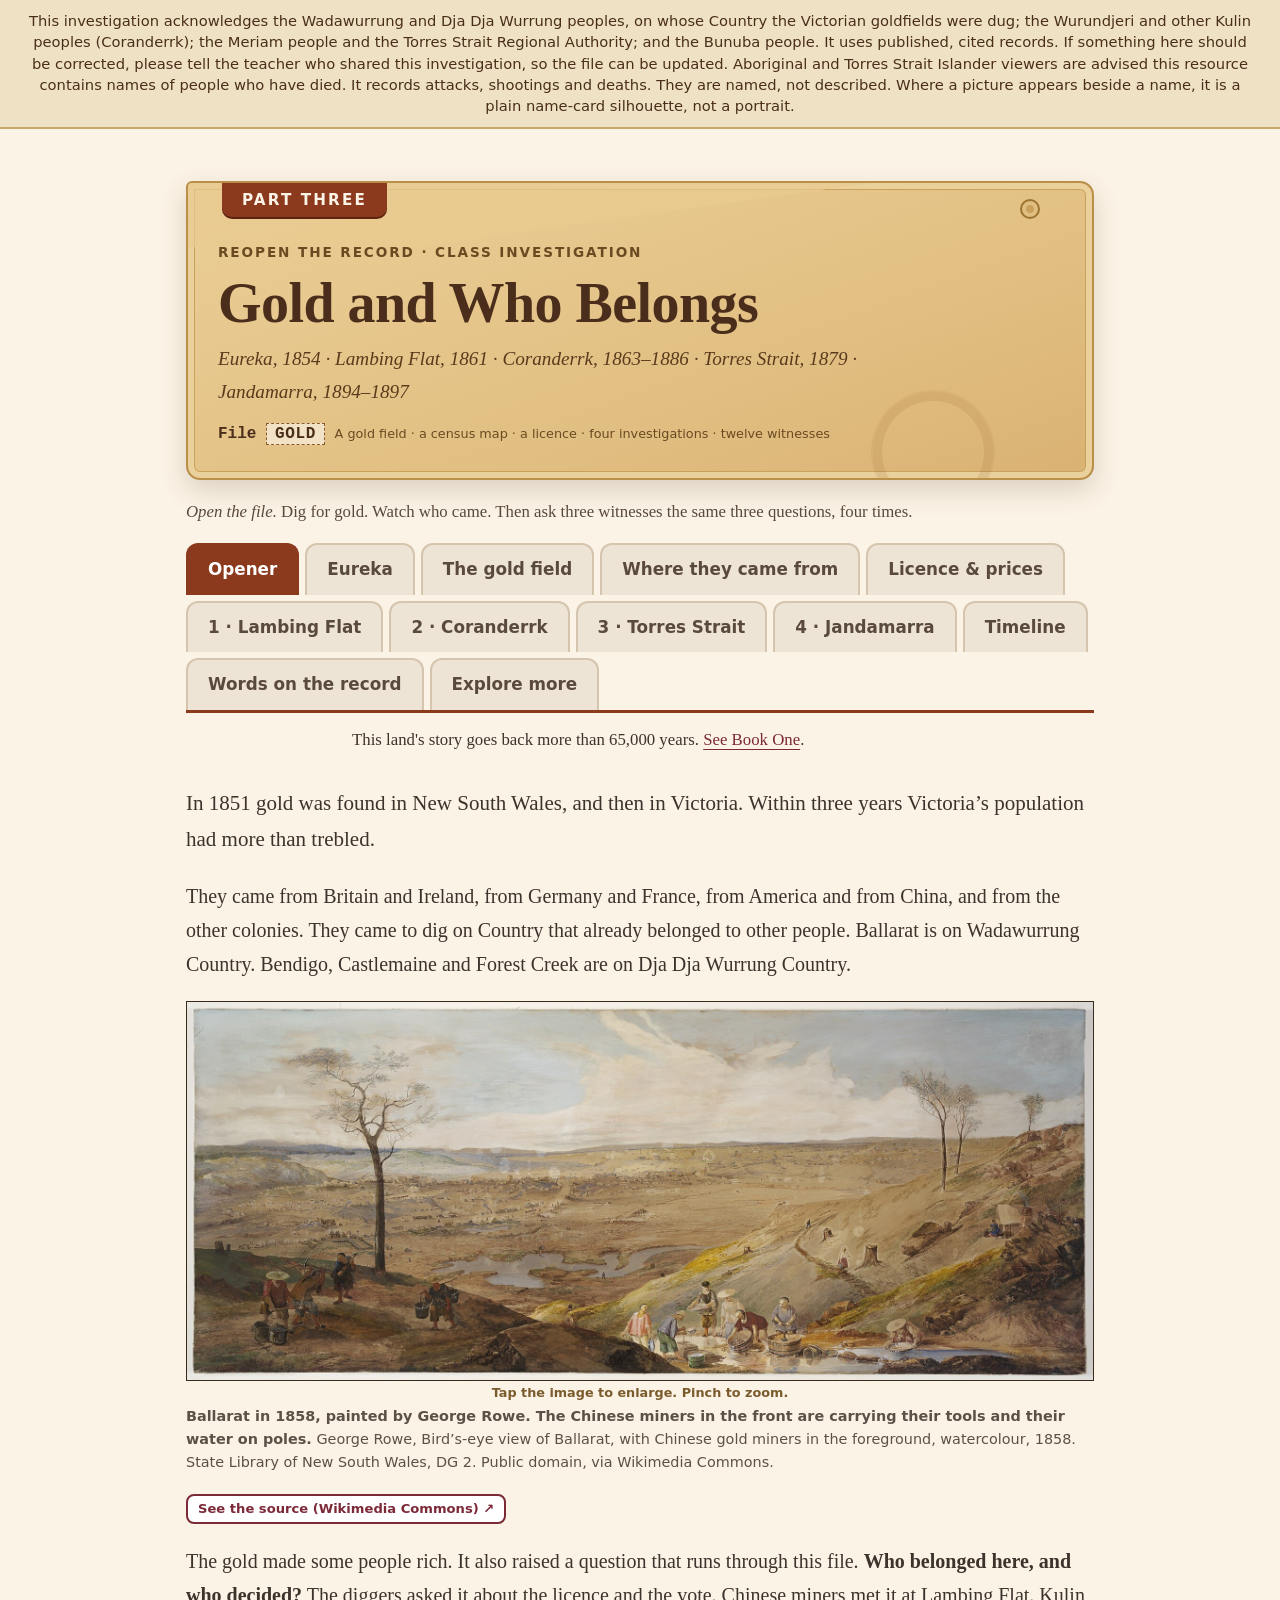
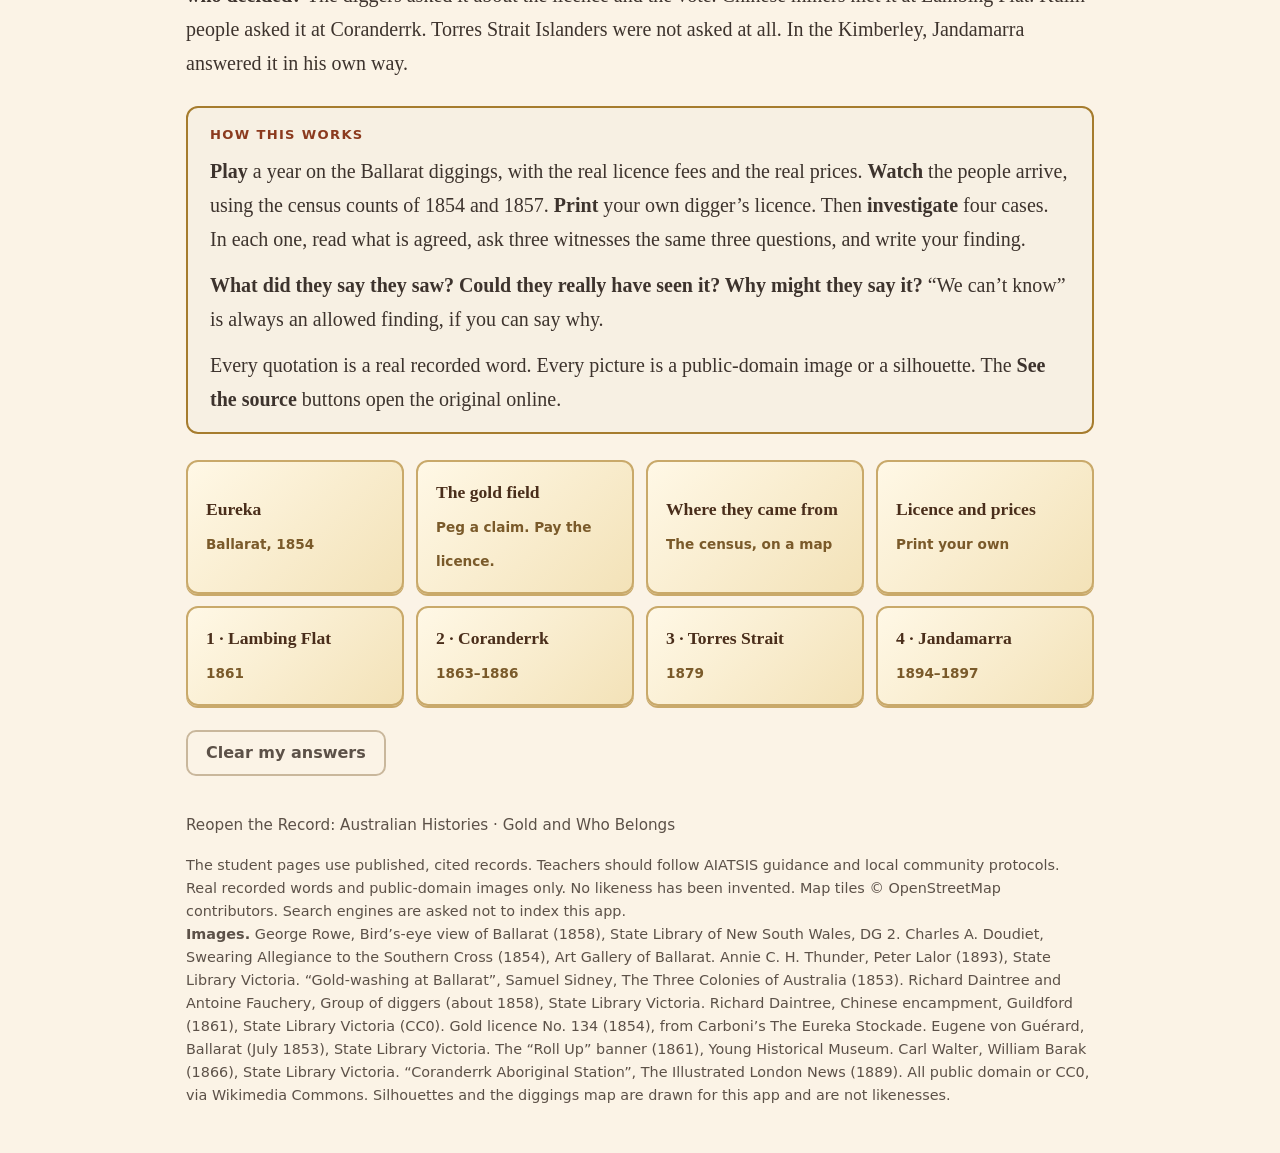
<file: index.html>
<!DOCTYPE html>
<html lang="en-AU">
<head>
<meta charset="utf-8">
<meta name="viewport" content="width=device-width,initial-scale=1">
<title>Gold and Who Belongs · Reopen the Record: Australian Histories</title>
<meta name="description" content="A class investigation: the Victorian gold rush, Eureka, Lambing Flat, Coranderrk, Torres Strait and Jandamarra.">
<meta name="robots" content="noindex, nofollow">
<link rel="stylesheet" href="assets/style.css?v=20261128c">
<link rel="stylesheet" href="assets/extra.css?v=20261128c">
<link rel="stylesheet" href="assets/vendor/leaflet/leaflet.css">
<link rel="stylesheet" href="assets/claim.css?v=20261128c">
<link rel="stylesheet" href="assets/gold.css?v=20261128c">
  <link rel="stylesheet" href="assets/image-fit.css?v=20261128c">
</head>
<body data-store="gold-who-belongs-v1" data-aliases='{"map": "arrivals", "eureka1854": "eureka", "lambing": "inv1", "coranderrk": "inv2", "torres": "inv3", "jandamarra": "inv4", "prices": "licence"}'>
<a class="skip" href="#main">Skip to the investigation</a>
<div class="banner" role="note">This investigation acknowledges the Wadawurrung and Dja Dja Wurrung peoples, on whose Country the Victorian goldfields were dug; the Wurundjeri and other Kulin peoples (Coranderrk); the Meriam people and the Torres Strait Regional Authority; and the Bunuba people. It uses published, cited records. If something here should be corrected, please tell the teacher who shared this investigation, so the file can be updated. Aboriginal and Torres Strait Islander viewers are advised this resource contains names of people who have died. It records attacks, shootings and deaths. They are named, not described. Where a picture appears beside a name, it is a plain name-card silhouette, not a portrait.</div>
<header class="wrap top">
  <div class="envelope">
    <div class="folder-tab">Part Three</div>
    <div class="string" aria-hidden="true"></div><div class="ring" aria-hidden="true"></div>
    <div class="env-inner">
      <p class="env-eyebrow">Reopen the Record · Class investigation</p>
      <h1>Gold and Who Belongs</h1>
      <p class="env-sub">Eureka, 1854 · Lambing Flat, 1861 · Coranderrk, 1863–1886 · Torres Strait, 1879 · Jandamarra, 1894–1897</p>
      <p class="env-case">File <span>GOLD</span> <small>A gold field · a census map · a licence · four investigations · twelve witnesses</small></p>
    </div>
  </div>
  <p class="open-line"><em>Open the file.</em> Dig for gold. Watch who came. Then ask three witnesses the same three questions, four times.</p>
  <nav class="tabs" role="tablist" aria-label="Sections"><button role="tab" id="tab-opener" aria-controls="opener" aria-selected="true" data-tab="opener">Opener</button><button role="tab" id="tab-eureka" aria-controls="eureka" aria-selected="false" data-tab="eureka">Eureka</button><button role="tab" id="tab-game" aria-controls="game" aria-selected="false" data-tab="game">The gold field</button><button role="tab" id="tab-arrivals" aria-controls="arrivals" aria-selected="false" data-tab="arrivals">Where they came from</button><button role="tab" id="tab-licence" aria-controls="licence" aria-selected="false" data-tab="licence">Licence &amp; prices</button><button role="tab" id="tab-inv1" aria-controls="inv1" aria-selected="false" data-tab="inv1">1 · Lambing Flat</button><button role="tab" id="tab-inv2" aria-controls="inv2" aria-selected="false" data-tab="inv2">2 · Coranderrk</button><button role="tab" id="tab-inv3" aria-controls="inv3" aria-selected="false" data-tab="inv3">3 · Torres Strait</button><button role="tab" id="tab-inv4" aria-controls="inv4" aria-selected="false" data-tab="inv4">4 · Jandamarra</button><button role="tab" id="tab-timeline" aria-controls="timeline" aria-selected="false" data-tab="timeline">Timeline</button><button role="tab" id="tab-words" aria-controls="words" aria-selected="false" data-tab="words">Words on the record</button><button role="tab" id="tab-explore" aria-controls="explore" aria-selected="false" data-tab="explore">Explore more</button>
  </nav>
  <p class="book-one-link">This land's story goes back more than 65,000 years. <a href="https://robmac10.github.io/the-story-contents/book-one/">See Book One</a>.</p>
</header>
<main id="main" class="wrap">
<section id="opener" role="tabpanel" aria-labelledby="tab-opener" class="panel active">

<p class="lead">In 1851 gold was found in New South Wales, and then in Victoria. Within three years Victoria’s population had more than trebled.</p>
<p>They came from Britain and Ireland, from Germany and France, from America and from China, and from the other colonies. They came to dig on Country that already belonged to other people. Ballarat is on Wadawurrung Country. Bendigo, Castlemaine and Forest Creek are on Dja Dja Wurrung Country.</p>
<button type="button" class="zoom" data-full="assets/img/ballarat-rowe-1858.jpg"><img src="assets/img/ballarat-rowe-1858.jpg" alt="Watercolour of the Ballarat diggings in 1858: tents, shafts and mounds of earth across a valley, with Chinese miners in the foreground." loading="lazy"></button>
<p class="zoom-hint">Tap the image to enlarge. Pinch to zoom.</p>
<p class="note"><strong>Ballarat in 1858, painted by George Rowe. The Chinese miners in the front are carrying their tools and their water on poles.</strong> George Rowe, Bird’s-eye view of Ballarat, with Chinese gold miners in the foreground, watercolour, 1858. State Library of New South Wales, DG 2. Public domain, via Wikimedia Commons.</p><p class="src-btns"><a class="src-btn" href="https://commons.wikimedia.org/wiki/File:Ballarat_George_Rowe_SLNSW_FL4317605.jpg" target="_blank" rel="noopener">See the source (Wikimedia Commons) ↗</a></p>
<p>The gold made some people rich. It also raised a question that runs through this file. <strong>Who belonged here, and who decided?</strong> The diggers asked it about the licence and the vote. Chinese miners met it at Lambing Flat. Kulin people asked it at Coranderrk. Torres Strait Islanders were not asked at all. In the Kimberley, Jandamarra answered it in his own way.</p>
<div class="box"><p class="label">How this works</p><p><strong>Play</strong> a year on the Ballarat diggings, with the real licence fees and the real prices. <strong>Watch</strong> the people arrive, using the census counts of 1854 and 1857. <strong>Print</strong> your own digger’s licence. Then <strong>investigate</strong> four cases. In each one, read what is agreed, ask three witnesses the same three questions, and write your finding.</p><p><strong>What did they say they saw? Could they really have seen it? Why might they say it?</strong> “We can’t know” is always an allowed finding, if you can say why.</p><p>Every quotation is a real recorded word. Every picture is a public-domain image or a silhouette. The <strong>See the source</strong> buttons open the original online.</p></div>
<div class="gold-grid">
<button type="button" class="gold-tile" data-goto="eureka"><strong>Eureka</strong><span>Ballarat, 1854</span></button>
<button type="button" class="gold-tile" data-goto="game"><strong>The gold field</strong><span>Peg a claim. Pay the licence.</span></button>
<button type="button" class="gold-tile" data-goto="arrivals"><strong>Where they came from</strong><span>The census, on a map</span></button>
<button type="button" class="gold-tile" data-goto="licence"><strong>Licence and prices</strong><span>Print your own</span></button>
<button type="button" class="gold-tile" data-goto="inv1"><strong>1 · Lambing Flat</strong><span>1861</span></button>
<button type="button" class="gold-tile" data-goto="inv2"><strong>2 · Coranderrk</strong><span>1863–1886</span></button>
<button type="button" class="gold-tile" data-goto="inv3"><strong>3 · Torres Strait</strong><span>1879</span></button>
<button type="button" class="gold-tile" data-goto="inv4"><strong>4 · Jandamarra</strong><span>1894–1897</span></button>
</div>
</section>
<section id="eureka" role="tabpanel" aria-labelledby="tab-eureka" class="panel">

<h2>Eureka, 1854</h2>
<p class="lead">Every digger had to buy a licence, whether he found gold or not. Police checked the licences often. Most diggers could not vote.</p>
<p>At Ballarat, late in 1854, the diggers held big meetings on Bakery Hill. On 29 November some of them burned their licences. On Thursday 30 November, after another licence hunt, they gathered under a flag of their own, blue with a white cross and five white stars. Peter Lalor knelt and led them in an oath. Raffaello Carboni, an Italian digger, wrote down the words.</p>
<div class="exhibit "><p class="kick">The oath at Bakery Hill · 30 November 1854</p><blockquote>“WE SWEAR BY THE SOUTHERN CROSS TO STAND TRULY BY EACH OTHER, AND FIGHT TO DEFEND OUR RIGHTS AND LIBERTIES.”</blockquote><p class="src">Source. Raffaello Carboni, The Eureka Stockade (Melbourne, 1855), chapter XXXVII. Carboni printed the words in capital letters.</p><p class="src-btns"><a class="src-btn" href="https://gutenberg.org/ebooks/3546" target="_blank" rel="noopener">See the source (Project Gutenberg) ↗</a></p></div>
<button type="button" class="zoom" data-full="assets/img/eureka-doudiet.jpg"><img src="assets/img/eureka-doudiet.jpg" alt="Watercolour of diggers kneeling around a flagpole flying a blue flag with a white cross." loading="lazy"></button>
<p class="zoom-hint">Tap the image to enlarge. Pinch to zoom.</p>
<p class="note"><strong>The oath under the Southern Cross. Painted in 1854 by Charles Doudiet.</strong> Charles A. Doudiet, Swearing Allegiance to the Southern Cross, watercolour, 1854. Art Gallery of Ballarat. Public domain, via Wikimedia Commons.</p><p class="src-btns"><a class="src-btn" href="https://commons.wikimedia.org/wiki/File:Swearing_Allegiance_to_the_Southern_Cross,_1854,_Charles_A_Doudiet,_watercolour._Art_Gallery_of_Ballarat.jpg" target="_blank" rel="noopener">See the source (Wikimedia Commons) ↗</a></p>
<p>The diggers built a stockade, a rough fence of wooden slabs, at the Eureka lead. Before dawn on Sunday 3 December, soldiers and police attacked it. The fight was over in a short time. At least twenty-two diggers and six soldiers died.</p>
<h3>A preview: who fired first?</h3>
<p>Three men wrote about the first shots that morning. Their accounts do not agree. Ask each one the same three questions.</p>
<div class="exhibit "><p class="kick">Peter Lalor · letter “To the Colonists of Victoria” · April 1855</p><blockquote>“I believe that one or two signal shots were fired by our sentries.”<br>“The military fired the first volley.”</blockquote><p class="src">Source. Peter Lalor, letter “To the Colonists of Victoria”, printed in the Geelong Advertiser (9 April 1855) and The Argus (10 April 1855).</p><p class="src-btns"><a class="src-btn" href="https://australianculture.org/to-the-colonists-of-victoria-peter-lalor-1855/" target="_blank" rel="noopener">See the source (Australian Culture) ↗</a></p></div>
<div class="exhibit "><p class="kick">Captain John Thomas · report to headquarters · 3 December 1854</p><blockquote>“were received by rather sharp and well-directed fire from the insurgents, without word or challenge on their part; then, and not till then, I ordered the bugle to sound the ‘commence firing;’”</blockquote><p class="src">Source. Captain J. W. Thomas, 40th Regiment, report written on the day of the attack. Wikisource transcription. “Insurgents” means rebels.</p><p class="src-btns"><a class="src-btn" href="https://en.wikisource.org/wiki/Capt._J._W._Thomas_report_to_Headquarters_following_Eureka_rebellion" target="_blank" rel="noopener">See the source (Wikisource) ↗</a></p></div>
<div class="exhibit "><p class="kick">Raffaello Carboni · The Eureka Stockade · 1855</p><blockquote>“I awoke. Sunday morning. It was full dawn, not daylight. A discharge of musketry—then a round from the bugle—the command ‘forward’”</blockquote><p class="src">Source. Raffaello Carboni, The Eureka Stockade (Melbourne, 1855), chapter LVI. He was in his tent, outside the stockade.</p><p class="src-btns"><a class="src-btn" href="https://gutenberg.org/ebooks/3546" target="_blank" rel="noopener">See the source (Project Gutenberg) ↗</a></p></div>
<p>Lalor was the diggers’ leader. Thomas commanded the soldiers. Carboni woke to the noise. Which of them could see the first shot? Why might each say what he said?</p>
<label class="field" for="eureka-first">My first thoughts</label>
<textarea id="eureka-first" data-key="eureka-first" rows="3"></textarea>
<div class="box"><p class="label">The full investigation</p><p>Who Fired First? is a separate class investigation, with all the witnesses, the trial and the verdict.</p>
<p class="src-btns"><a class="src-btn" href="https://robmac10.github.io/who-fired-first/" target="_blank" rel="noopener">Open Who Fired First? ↗</a><a class="src-btn" href="https://robmac10.github.io/nells-diary/" target="_blank" rel="noopener">Open Nell’s Diary ↗</a></p>
<p class="note">Both open in a new tab.</p></div>
<h3>After Eureka</h3>
<p>Thirteen men were put on trial in Melbourne for high treason early in 1855. Carboni was one of them. At the end of his trial the jury gave its verdict.</p>
<div class="exhibit "><p class="kick">The jury’s foreman · Melbourne · 1855</p><blockquote>“NOT GUILTY!”</blockquote><p class="src">Source. Carboni, The Eureka Stockade (1855), chapter XC. All thirteen men were found not guilty.</p><p class="src-btns"><a class="src-btn" href="https://gutenberg.org/ebooks/3546" target="_blank" rel="noopener">See the source (Project Gutenberg) ↗</a><a class="src-btn" href="https://prov.vic.gov.au/explore-collection/online-galleries-and-exhibitions/eureka-trial" target="_blank" rel="noopener">The trial records (PROV) ↗</a></p></div>
<p>Later in 1855 the licence was replaced by a miner’s right. A man who held one could vote. Peter Lalor was elected to the Victorian Parliament. Years later he became its Speaker.</p>
<button type="button" class="zoom" data-full="assets/img/lalor-1893.jpg"><img src="assets/img/lalor-1893.jpg" alt="Painted portrait of an older man in the wig and black robes of the Speaker of Parliament." loading="lazy"></button>
<p class="zoom-hint">Tap the image to enlarge. Pinch to zoom.</p>
<p class="note"><strong>Peter Lalor as Speaker of the Legislative Assembly, painted in 1893.</strong> Annie C. H. Thunder, Peter Lalor, 1893. State Library Victoria. Public domain, via Wikimedia Commons.</p><p class="src-btns"><a class="src-btn" href="https://commons.wikimedia.org/wiki/File:Peter_Lalor_as_Speaker.jpg" target="_blank" rel="noopener">See the source (Wikimedia Commons) ↗</a></p>
<p class="inv-nav"><button type="button" class="btn big" data-goto="game">Next: the gold field</button></p>
</section>
<section id="game" role="tabpanel" aria-labelledby="tab-game" class="panel">
<h2>The gold field</h2>
<p class="lead">Peg out a claim on the Ballarat diggings. Each month, decide: pay the licence or risk it? Pan, cradle, or sink a shaft?</p>
<div class="goldgame" id="goldgame">
<div class="gg-mapbox"><svg class="gg-map" viewBox="0 0 660 440" role="img" aria-labelledby="ggm-t">
<title id="ggm-t">A drawn map of the Ballarat diggings in the 1850s, not to scale, with places to peg a claim.</title>
<rect width="660" height="440" class="land"/>
<ellipse cx="330" cy="200" rx="70" ry="38" class="hill"/><ellipse cx="560" cy="90" rx="80" ry="40" class="hill"/><ellipse cx="90" cy="120" rx="80" ry="55" class="hill"/>
<path class="creek" d="M210 20 C 230 90, 190 150, 230 220 S 260 330, 240 440"/>
<text class="creek-t" x="168" y="120" transform="rotate(-78 168 120)">Yarrowee Creek</text>
<path class="road" d="M0 210 C 60 205, 120 200, 200 200 S 330 240, 420 220 S 560 190, 660 200"/>
<path class="tent" d="M200 250 l9 -12 l9 12z"/><path class="tent" d="M222 262 l9 -12 l9 12z"/><path class="tent" d="M290 330 l9 -12 l9 12z"/><path class="tent" d="M310 312 l9 -12 l9 12z"/><path class="tent" d="M365 250 l9 -12 l9 12z"/><path class="tent" d="M392 232 l9 -12 l9 12z"/><path class="tent" d="M440 180 l9 -12 l9 12z"/><path class="tent" d="M500 170 l9 -12 l9 12z"/><path class="tent" d="M455 300 l9 -12 l9 12z"/><path class="tent" d="M480 320 l9 -12 l9 12z"/><path class="tent" d="M560 270 l9 -12 l9 12z"/><path class="tent" d="M540 200 l9 -12 l9 12z"/><path class="tent" d="M150 330 l9 -12 l9 12z"/><path class="tent" d="M380 380 l9 -12 l9 12z"/><path class="tent" d="M600 160 l9 -12 l9 12z"/><path class="tent" d="M275 170 l9 -12 l9 12z"/><circle class="mound" cx="452" cy="150" r="7"/><circle class="hole" cx="452" cy="150" r="2.6"/><circle class="mound" cx="490" cy="140" r="7"/><circle class="hole" cx="490" cy="140" r="2.6"/><circle class="mound" cx="500" cy="110" r="7"/><circle class="hole" cx="500" cy="110" r="2.6"/><circle class="mound" cx="530" cy="250" r="7"/><circle class="hole" cx="530" cy="250" r="2.6"/><circle class="mound" cx="545" cy="225" r="7"/><circle class="hole" cx="545" cy="225" r="2.6"/><circle class="mound" cx="505" cy="215" r="7"/><circle class="hole" cx="505" cy="215" r="2.6"/><circle class="mound" cx="275" cy="290" r="7"/><circle class="hole" cx="275" cy="290" r="2.6"/><circle class="mound" cx="240" cy="320" r="7"/><circle class="hole" cx="240" cy="320" r="2.6"/><circle class="mound" cx="430" cy="360" r="7"/><circle class="hole" cx="430" cy="360" r="2.6"/><circle class="mound" cx="405" cy="330" r="7"/><circle class="hole" cx="405" cy="330" r="2.6"/><circle class="mound" cx="340" cy="215" r="7"/><circle class="hole" cx="340" cy="215" r="2.6"/><circle class="mound" cx="350" cy="185" r="7"/><circle class="hole" cx="350" cy="185" r="2.6"/>
<g class="camp"><rect x="70" y="160" width="74" height="40" rx="4"/><path d="M96 160 v-22 l18 6 l-18 6"/><text x="107" y="222" text-anchor="middle">Government Camp</text></g>
<text class="lab" x="560" y="80" text-anchor="middle">Black Hill</text>
<text class="country" x="640" y="428" text-anchor="end">Wadawurrung Country</text>
<g class="compass" transform="translate(616,40)"><path d="M0 -18 L6 4 L0 0 L-6 4Z"/><text y="22" text-anchor="middle">N</text></g>
<g class="gg-peg" data-i="0" tabindex="0" role="button" aria-label="Peg a claim at Golden Point" transform="translate(250,300)"><circle r="22" class="hit"/><path d="M0 -18 L0 6" class="stake"/><path d="M0 -18 L14 -12 L0 -6Z" class="flag"/><circle r="5" cy="8" class="foot"/><text y="34" text-anchor="middle">Golden Point</text></g><g class="gg-peg" data-i="1" tabindex="0" role="button" aria-label="Peg a claim at Canadian Gully" transform="translate(420,345)"><circle r="22" class="hit"/><path d="M0 -18 L0 6" class="stake"/><path d="M0 -18 L14 -12 L0 -6Z" class="flag"/><circle r="5" cy="8" class="foot"/><text y="34" text-anchor="middle">Canadian Gully</text></g><g class="gg-peg" data-i="2" tabindex="0" role="button" aria-label="Peg a claim at Bakery Hill" transform="translate(330,200)"><circle r="22" class="hit"/><path d="M0 -18 L0 6" class="stake"/><path d="M0 -18 L14 -12 L0 -6Z" class="flag"/><circle r="5" cy="8" class="foot"/><text y="34" text-anchor="middle">Bakery Hill</text></g><g class="gg-peg" data-i="3" tabindex="0" role="button" aria-label="Peg a claim at Eureka" transform="translate(470,130)"><circle r="22" class="hit"/><path d="M0 -18 L0 6" class="stake"/><path d="M0 -18 L14 -12 L0 -6Z" class="flag"/><circle r="5" cy="8" class="foot"/><text y="34" text-anchor="middle">Eureka</text></g><g class="gg-peg" data-i="4" tabindex="0" role="button" aria-label="Peg a claim at Gravel Pits" transform="translate(520,235)"><circle r="22" class="hit"/><path d="M0 -18 L0 6" class="stake"/><path d="M0 -18 L14 -12 L0 -6Z" class="flag"/><circle r="5" cy="8" class="foot"/><text y="34" text-anchor="middle">Gravel Pits</text></g>
</svg><p class="note">Drawn for this app. Not to scale. Place names from the 1850s diggings; positions are approximate.</p></div>
<div class="gg-ledger" aria-live="polite"></div>
<div class="gg-stage" aria-live="polite"></div>
<div class="gg-burst" hidden></div>
</div>
<details class="sleuth-sec"><summary>Where the game’s numbers come from</summary><div class="sleuth-body">
<p><strong>Real:</strong> the licence fees and the months they changed; the fine for digging without a licence (£5 to £10, from Clacy); the Forest Creek prices of food and tools; the 2s 6d to steel a pick; gold at 64s an ounce; the export duty of 2s 6d an ounce from 1855; the twelve-foot claim; shafts from ten to eighty feet deep; tradesmen’s pay of one to two pounds a day.</p>
<p><strong>Made up for the game:</strong> how much gold you find, how often police, rain, rushes and thieves come, how much food one digger needs each month, and the money you start with. Food each month: Flour, 25 lb at 1s 6d a pound (£1 17s 6d), Meat, 25 lb at 5d a pound (10s 5d), Tea, 1 lb (3s), Sugar, 4 lb at 1s 6d (6s), Candles, 2 lb at 1s 6d (3s). Total £2 19s 11d.</p>
</div></details>
<h3>What the diggers saw</h3>
<button type="button" class="zoom" data-full="assets/img/gold-washing-ballarat.jpg"><img src="assets/img/gold-washing-ballarat.jpg" alt="Engraving of men washing gold in a creek with tin dishes and a wooden cradle, among trees." loading="lazy"></button>
<p class="zoom-hint">Tap the image to enlarge. Pinch to zoom.</p>
<p class="note"><strong>Gold-washing at Ballarat. The man at the left rocks a cradle. Others wash dirt in tin dishes.</strong> “Gold-washing at Ballarat”, engraving in Samuel Sidney, The Three Colonies of Australia (London, 1853). Public domain, via Wikimedia Commons.</p><p class="src-btns"><a class="src-btn" href="https://commons.wikimedia.org/wiki/File:Gold-washing_at_Ballarat.png" target="_blank" rel="noopener">See the source (Wikimedia Commons) ↗</a></p>
<div class="exhibit "><p class="kick">Ellen Clacy · the diggings · 1852–53</p><blockquote>“Of course the depth of the shafts varies considerably; some are sixty or even eighty, and some are only ten feet deep.”</blockquote><p class="src">Source. Mrs Charles Clacy, A Lady’s Visit to the Gold Diggings of Australia in 1852–53 (London, 1853). Project Gutenberg Australia e00017.</p><p class="src-btns"><a class="src-btn" href="https://gutenberg.net.au/ebooks/e00017.html" target="_blank" rel="noopener">See the source (Project Gutenberg Australia) ↗</a></p></div>
<div class="exhibit "><p class="kick">Ellen Clacy · the diggings · 1852–53</p><blockquote>“There were several women about, who appeared to take as active an interest in the work as their “better halves.” They may often be seen cradling with an infant in their arms.”</blockquote><p class="src">Source. Mrs Charles Clacy, A Lady’s Visit to the Gold Diggings of Australia in 1852–53 (London, 1853). Project Gutenberg Australia e00017.</p><p class="src-btns"><a class="src-btn" href="https://gutenberg.net.au/ebooks/e00017.html" target="_blank" rel="noopener">See the source (Project Gutenberg Australia) ↗</a></p></div>
<div class="exhibit "><p class="kick">Ellen Clacy · the licence hunt · 1852</p><blockquote>“After the 20th of the month, the fine inflicted is generally from £5 to £10 and a licence, which is rather a dear price to pay for a few days’ permission to dig”</blockquote><p class="src">Source. Mrs Charles Clacy, A Lady’s Visit to the Gold Diggings of Australia in 1852–53 (London, 1853). Project Gutenberg Australia e00017.</p><p class="src-btns"><a class="src-btn" href="https://gutenberg.net.au/ebooks/e00017.html" target="_blank" rel="noopener">See the source (Project Gutenberg Australia) ↗</a></p></div>
<button type="button" class="zoom" data-full="assets/img/diggers-daintree.jpg"><img src="assets/img/diggers-daintree.jpg" alt="Photograph of a group of bearded men in hats standing in a creek bed, holding picks, shovels and a gold pan." loading="lazy"></button>
<p class="zoom-hint">Tap the image to enlarge. Pinch to zoom.</p>
<p class="note"><strong>Diggers, photographed about 1858.</strong> Richard Daintree and Antoine Fauchery, Group of diggers, albumen photograph, about 1858. State Library Victoria. Public domain, via Wikimedia Commons.</p><p class="src-btns"><a class="src-btn" href="https://commons.wikimedia.org/wiki/File:Group_of_diggers.jpg" target="_blank" rel="noopener">See the source (Wikimedia Commons) ↗</a></p>
<p class="inv-nav"><button type="button" class="btn big" data-goto="arrivals">Next: where they came from</button></p>
</section>
<section id="arrivals" role="tabpanel" aria-labelledby="tab-arrivals" class="panel">
<h2>Where they came from</h2>
<p class="lead">Each dot is about three thousand people. Watch them arrive, then switch years.</p>
<div class="map-bar"><button type="button" class="btn yr" data-year="1854" aria-pressed="true">Census of 1854</button><button type="button" class="btn yr" data-year="1857" aria-pressed="false">Census of 1857</button><button type="button" class="btn alt robe-btn">The walk from Robe</button><button type="button" class="btn alt play">Pause</button></div>
<div class="map flow-map" role="img" aria-label="World map with moving dots flowing to Port Phillip from Britain, Ireland, Germany, France, the United States, China and the other Australian colonies, sized by census birthplace counts."></div>
<p class="note">The census counted where people were <strong>born</strong>, not how they travelled. The lines show the usual sea routes, drawn simply. They are not the tracks of real ships. Tap a circle for the number. Map tiles © OpenStreetMap contributors.</p>
<table class="flow-legend"><thead><tr><th>Born in</th><th>People in Victoria</th><th></th></tr></thead><tbody></tbody></table>
<p class="src">Source. <span class="flow-src"></span></p>
<p class="src-btns"><a class="src-btn" href="https://hccda.ada.edu.au/Collated_Census_Tables/VIC-1854-census.html" target="_blank" rel="noopener">See the source: 1854 census ↗</a><a class="src-btn" href="https://hccda.ada.edu.au/Collated_Census_Tables/VIC-1857-census.html" target="_blank" rel="noopener">1857 census ↗</a></p>
<h3>What changed between 1854 and 1857?</h3>
<p>In 1854 the census counted 2,341 people in Victoria who were born in China. In 1857 it counted 25,424. Of those, 25,421 were men.</p>
<p>In 1855 the Victorian Parliament passed a law about Chinese arrivals. A ship could carry only one Chinese passenger for every ten tons of its size. And the ship’s master had to pay for every Chinese passenger on board.</p>
<div class="exhibit "><p class="kick">An Act to make provision for certain Immigrants · Victoria · 1855</p><blockquote>“… the master shall pay to the Collector or other proper Officer of Customs a rate of ten pounds for every such Immigrant arrived in such ship …”</blockquote><p class="src">Source. Act No. 39 of 1855 (Victoria), section IV. Transcript: Documenting Democracy, Museum of Australian Democracy. In this Act, “Immigrant” meant a man from China.</p><p class="src-btns"><a class="src-btn" href="https://www.foundingdocs.gov.au/resources/transcripts/vic4_doc_1855.pdf" target="_blank" rel="noopener">See the source (Documenting Democracy) ↗</a></p></div>
<p>South Australia had no law like this. So ships began to land Chinese passengers at Guichen Bay, beside the small town of Robe. In 1857 thousands of men came ashore there and walked to the goldfields. Tap <strong>The walk from Robe</strong> to follow it.</p>
<button type="button" class="zoom" data-full="assets/img/chinese-guildford-1861.jpg"><img src="assets/img/chinese-guildford-1861.jpg" alt="Photograph of a Chinese mining camp: huts, water races and men working in a creek bed, with hills behind." loading="lazy"></button>
<p class="zoom-hint">Tap the image to enlarge. Pinch to zoom.</p>
<p class="note"><strong>A Chinese mining camp at Guildford, near Castlemaine, photographed in 1861.</strong> Richard Daintree, Gold mining, Chinese encampment, Guildford near Castlemaine, about October–November 1861. State Library Victoria. CC0, via Wikimedia Commons.</p><p class="src-btns"><a class="src-btn" href="https://commons.wikimedia.org/wiki/File:Chinese_Encampment_Guildford.jpg" target="_blank" rel="noopener">See the source (Wikimedia Commons) ↗</a></p>
<h3>Who is not in the count?</h3>
<div class="exhibit "><p class="kick">Census of Victoria · 1857 · Birth-places, Table I</p><blockquote>“TOTAL POPULATION (exclusive of roving Aborigines)”</blockquote><p class="src">Source. Census of Victoria, 1857, Part VI, Table I. Historical Census and Colonial Data Archive. “Roving” means moving from place to place.</p><p class="src-btns"><a class="src-btn" href="https://hccda.ada.edu.au/Collated_Census_Tables/VIC-1857-census.html" target="_blank" rel="noopener">See the source (1857 census) ↗</a></p></div>
<p>The gold was dug on Wadawurrung, Dja Dja Wurrung and other Aboriginal Country. Look at the words above. Who did the census count? Who did it leave out?</p>
<label class="field" for="arr-who">My answer</label>
<textarea id="arr-who" data-key="arr-who" rows="3"></textarea>
<p class="inv-nav"><button type="button" class="btn big" data-goto="licence">Next: licence and prices</button></p>
</section>
<section id="licence" role="tabpanel" aria-labelledby="tab-licence" class="panel">
<h2>Licence and prices</h2>
<p class="lead">No licence, no digging. Fill in your own, print it, and keep it on you.</p>
<h3>A real licence</h3>
<button type="button" class="zoom" data-full="assets/img/licence-carboni.jpg"><img src="assets/img/licence-carboni.jpg" alt="A printed gold licence with a royal coat of arms: “£2 Gold License, Three Months”, made out to Carboni Raffaello, 17th October 1854, signed G. A. Amos, Commissioner." loading="lazy"></button>
<p class="zoom-hint">Tap the image to enlarge. Pinch to zoom.</p>
<p class="note"><strong>Raffaello Carboni’s own licence: two pounds for three months, dated 17 October 1854, six weeks before Eureka.</strong> Gold licence No. 134, issued to Raffaello Carboni, 17 October 1854, as reproduced in Carboni’s book The Eureka Stockade. Public domain, via Wikimedia Commons.</p><p class="src-btns"><a class="src-btn" href="https://commons.wikimedia.org/wiki/File:The_Eureka_Stockade_Gold_License.jpg" target="_blank" rel="noopener">See the source (Wikimedia Commons) ↗</a></p>
<div class="exhibit "><p class="kick">Gold licence · 17 October 1854</p><blockquote>“The Bearer, Carboni Raffaello, having paid the Sum of TWO Pounds on account of the General Revenue of the Colony, I hereby License him to mine or dig for Gold, reside at, or carry on, or follow any trade or calling, except that of Storekeeper, on such Crown Lands within the Colony of Victoria as shall be assigned to him for these purposes by any one duly authorised in that behalf.”</blockquote><p class="src">Source. Gold licence No. 134, Victoria, 1854, as reproduced in Raffaello Carboni, The Eureka Stockade. “Carboni Raffaello” is his name written surname first.</p><p class="src-btns"><a class="src-btn" href="https://commons.wikimedia.org/wiki/File:The_Eureka_Stockade_Gold_License.jpg" target="_blank" rel="noopener">See the source (Wikimedia Commons) ↗</a></p></div>
<div class="exhibit "><p class="kick">Ellen Clacy · a licence of 1852</p><blockquote>“The licence, (for which thirty shillings, or half an ounce of gold, is paid per month) is in the following form: VICTORIA GOLD LICENCE. No. 1710, Sept. 3, 1852. The Bearer, Henry Clements, having paid to me the Sum of One Pound, Ten Shillings, on account of the Territorial Revenue, I hereby Licence him to dig, search for, and remove Gold on and from any such Crown Land within the Upper Lodden District, as I shall assign to him for that purpose during the month of September, 1852, not within half-a-mile of any Head station.”</blockquote><p class="src">Source. Mrs Charles Clacy, A Lady’s Visit to the Gold Diggings of Australia in 1852–53 (London, 1853). Project Gutenberg Australia e00017. “Lodden” is Clacy’s spelling of Loddon.</p><p class="src-btns"><a class="src-btn" href="https://gutenberg.net.au/ebooks/e00017.html" target="_blank" rel="noopener">See the source (Project Gutenberg Australia) ↗</a></p></div>
<h3>Make your licence</h3>
<p class="note">Classroom replica. Its wording is copied from the two real licences above. It is not a historical document.</p>
<form id="licence-form" class="lic-form" onsubmit="return false">
<label class="field" for="lf-kind">Which licence?</label>
<select id="lf-kind" name="kind"><option value="1852">1852 · one month · 30 shillings</option><option value="1854">1854 · three months · two pounds</option></select>
<label class="field" for="lf-name">The bearer (your name, or a digger you invent)</label><input id="lf-name" name="name" type="text" maxlength="40" autocomplete="off">
<label class="field" for="lf-no">Licence number</label><input id="lf-no" name="no" type="text" maxlength="8" inputmode="numeric">
<label class="field" for="lf-date">Date</label><input id="lf-date" name="date" type="text" maxlength="30" placeholder="e.g. Oct. 3, 1852">
<label class="field" for="lf-district">District (1852 licence)</label><input id="lf-district" name="district" type="text" maxlength="30" placeholder="e.g. Ballaarat">
<label class="field" for="lf-period">Month (1852), or the day it ends (1854)</label><input id="lf-period" name="period" type="text" maxlength="30" placeholder="e.g. October, 1852">
<label class="field" for="lf-comm">Commissioner (your teacher signs here)</label><input id="lf-comm" name="commissioner" type="text" maxlength="30">
</form>
<div id="licence-card" class="lic-card" data-kind="1852">
<p class="lic-replica">CLASSROOM REPLICA</p>
<div class="lic-1852">
<p class="lic-title">VICTORIA GOLD LICENCE.</p>
<p class="lic-no">No. <span class="lic-fill" data-fill="no" data-ph="____">&nbsp;</span> &nbsp; <span class="lic-fill" data-fill="date" data-ph="________">&nbsp;</span></p>
<p class="lic-body">The Bearer, <span class="lic-fill" data-fill="name" data-ph="______________">&nbsp;</span> having paid to me the Sum of One Pound, Ten Shillings, on account of the Territorial Revenue, I hereby Licence him to dig, search for, and remove Gold on and from any such Crown Land within the <span class="lic-fill" data-fill="district" data-ph="__________">&nbsp;</span> District, as I shall assign to him for that purpose during the month of <span class="lic-fill" data-fill="period" data-ph="__________">&nbsp;</span>, not within half-a-mile of any Head station.</p>
<p class="lic-body">This Licence is not transferable, and to be produced whenever demanded by me or any other person acting under the Authority of the Government, and to be returned when another Licence is issued.</p>
<p class="lic-sign">( Signed ) <span class="lic-fill" data-fill="commissioner" data-ph="______________">&nbsp;</span>, Commissioner.</p>
</div>
<div class="lic-1854">
<p class="lic-nt">NOT TRANSFERABLE.</p>
<p class="lic-money"><span>£2</span><span class="lic-crest" aria-hidden="true">V.R.</span><span>£2</span></p>
<p class="lic-title">GOLD LICENSE.—THREE MONTHS.</p>
<p class="lic-no">No. <span class="lic-fill" data-fill="no" data-ph="____">&nbsp;</span> <span class="lic-date"><span class="lic-fill" data-fill="date" data-ph="________">&nbsp;</span></span></p>
<p class="lic-body">The Bearer, <span class="lic-fill" data-fill="name" data-ph="______________">&nbsp;</span> having paid the Sum of <strong>TWO Pounds</strong> on account of the General Revenue of the Colony, I hereby License him to mine or dig for Gold, reside at, or carry on, or follow any trade or calling, except that of Storekeeper, on such Crown Lands within the Colony of Victoria as shall be assigned to him for these purposes by any one duly authorised in that behalf.</p>
<p class="lic-body">This License to be in force for <strong>THREE Months</strong> ending <span class="lic-fill" data-fill="period" data-ph="__________">&nbsp;</span>, and no longer.</p>
<p class="lic-sign"><span class="lic-fill" data-fill="commissioner" data-ph="______________">&nbsp;</span><br>Commissioner.</p>
<p class="lic-regs-h">REGULATIONS TO BE OBSERVED BY THE PERSONS DIGGING FOR GOLD OR OTHERWISE EMPLOYED AT THE GOLD FIELDS.</p>
<ol class="lic-regs"><li>This License is to be carried on the person, to be produced whenever demanded by any Commissioner, Peace Officer, or other duly authorised person.</li><li>It is especially to be observed that this License is not transferable, and that the holder of a transferred License is liable to the penalty for a misdemeanour.</li><li>No Mining will be permitted where it would be destructive of any line of road which it is necessary to maintain, and which shall be determined by any Commissioner, nor within such distance round any store as it may be necessary to reserve for access to it.</li><li>It is enjoined that all persons on the Gold Fields maintain a due and proper observance of Sundays.</li><li>The extent of claim allowed to each Licensed Miner is twelve feet square, or 144 square feet.</li></ol>
</div>
<p class="lic-foot">Classroom replica made with Reopen the Record. Wording after a Victoria gold licence of 1852 (quoted by Ellen Clacy, 1853) and Raffaello Carboni’s licence of 17 October 1854.</p>
</div>
<p class="map-bar"><button type="button" class="btn print-licence">Print my licence</button><button type="button" class="btn alt print-licence" data-blank="1">Print a blank one to fill in by hand</button></p>
<h3>The licence fee, 1851 to 1855</h3>
<table class="fee-table"><thead><tr><th>From</th><th>What a digger paid</th></tr></thead><tbody>
<tr><td>September 1851</td><td>30 shillings a month for a licence.</td></tr>
<tr><td>December 1851</td><td>A rise to £3 a month was announced, to start in January 1852. It was cancelled. On 15 December thousands of diggers met in protest at Forest Creek.</td></tr>
<tr><td>December 1853</td><td>£1 a month, or £8 for a year. Carboni paid £2 for three months in October 1854.</td></tr>
<tr><td>1855</td><td>The licence was replaced by the miner’s right, for a year at a time. A duty of 2s 6d an ounce was charged on gold sent out of the colony.</td></tr>
</tbody></table>
<p class="src">Sources. State Library Victoria, “Gold miners and mining: Miners’ rights and licences”; Mrs Charles Clacy, A Lady’s Visit to the Gold Diggings of Australia in 1852–53 (London, 1853). Project Gutenberg Australia e00017.; Victorian Heritage Database, “Monster Meeting Site”, as quoted by Goldfields Guide; Carboni’s licence, 1854.</p>
<p class="src-btns"><a class="src-btn" href="https://guides.slv.vic.gov.au/gold/people" target="_blank" rel="noopener">See the source (State Library Victoria) ↗</a><a class="src-btn" href="https://www.goldfieldsguide.com.au/explore-location/245/monster-meeting-site/" target="_blank" rel="noopener">The Monster Meeting (Goldfields Guide) ↗</a></p>
<h3>Diggings prices</h3>
<div class="handbill">
<p class="hb-head">Current prices at Forest Creek</p>
<p class="hb-sub">as written down by Ellen Clacy, late 1852</p>
<div class="exhibit "><p class="kick">Ellen Clacy · Forest Creek · late 1852</p><blockquote>“The current prices of this date at Forest Creek were as follows: flour, £9 to £10 per hundred-weight; sugar, 1s. 6d. a pound, very scarce; tea, 3s.; rice, 1s.; coffee, 3s.; tobacco, 8s.; cheese, 3s.; butter, 4s.; honey, 3s. 6d.; candles, 1s. 6d; currants, 1s. 6d., very scarce; raisins, 1s. 6d.; figs, 2s. 6d.; salt, 1s. 6d. Picks, spades, and tin dishes, 10s. each. Gold 64s. per ounce.”</blockquote><p class="src">Source. Mrs Charles Clacy, A Lady’s Visit to the Gold Diggings of Australia in 1852–53 (London, 1853). Project Gutenberg Australia e00017. Chapter XI. Forest Creek is on Dja Dja Wurrung Country, near Castlemaine. “s.” means shillings and “d.” means pence. Twelve pence made a shilling, and twenty shillings made a pound.</p><p class="src-btns"><a class="src-btn" href="https://gutenberg.net.au/ebooks/e00017.html" target="_blank" rel="noopener">See the source (Project Gutenberg Australia) ↗</a></p></div>
</div>
<h4>What could one ounce of gold buy?</h4>
<p>Tick things to put in your basket. Clacy gives most prices by the pound weight.</p>
<div id="basket" class="basket"><div class="bk-items"><label><input type="checkbox" data-p="2160"> Flour, one hundredweight (112 lb), at the lower price <span>£9</span></label><label><input type="checkbox" data-p="18"> Sugar, 1 lb <span>1s 6d</span></label><label><input type="checkbox" data-p="36"> Tea, 1 lb <span>3s</span></label><label><input type="checkbox" data-p="12"> Rice, 1 lb <span>1s</span></label><label><input type="checkbox" data-p="36"> Coffee, 1 lb <span>3s</span></label><label><input type="checkbox" data-p="96"> Tobacco, 1 lb <span>8s</span></label><label><input type="checkbox" data-p="36"> Cheese, 1 lb <span>3s</span></label><label><input type="checkbox" data-p="48"> Butter, 1 lb <span>4s</span></label><label><input type="checkbox" data-p="42"> Honey, 1 lb <span>3s 6d</span></label><label><input type="checkbox" data-p="18"> Candles, 1 lb <span>1s 6d</span></label><label><input type="checkbox" data-p="18"> Currants, 1 lb <span>1s 6d</span></label><label><input type="checkbox" data-p="18"> Raisins, 1 lb <span>1s 6d</span></label><label><input type="checkbox" data-p="30"> Figs, 1 lb <span>2s 6d</span></label><label><input type="checkbox" data-p="18"> Salt, 1 lb <span>1s 6d</span></label><label><input type="checkbox" data-p="120"> A pick <span>10s</span></label><label><input type="checkbox" data-p="120"> A spade <span>10s</span></label><label><input type="checkbox" data-p="120"> A tin dish <span>10s</span></label></div>
<div class="bk-bar" aria-hidden="true"><span></span></div><p class="bk-total" role="status"></p></div>
<div class="exhibit "><p class="kick">Ellen Clacy · the cost of living · 1852–53</p><blockquote>“meat is generally from 4d. to 6d. a pound, flour about 1s. 6d a pound, (this is the most expensive article in house-keeping there,) butter must be dispensed with, as that is seldom less than 4s. a pound”</blockquote><p class="src">Source. Mrs Charles Clacy, A Lady’s Visit to the Gold Diggings of Australia in 1852–53 (London, 1853). Project Gutenberg Australia e00017.</p><p class="src-btns"><a class="src-btn" href="https://gutenberg.net.au/ebooks/e00017.html" target="_blank" rel="noopener">See the source (Project Gutenberg Australia) ↗</a></p></div>
<button type="button" class="zoom" data-full="assets/img/ballarat-vonguerard-1853.jpg"><img src="assets/img/ballarat-vonguerard-1853.jpg" alt="Pencil drawing of tents and huts among tall trees, with felled logs in the foreground." loading="lazy"></button>
<p class="zoom-hint">Tap the image to enlarge. Pinch to zoom.</p>
<p class="note"><strong>The Ballarat diggings in July 1853, drawn by Eugene von Guérard.</strong> Eugene von Guérard, Ballarat 29, 30 July 1853, pencil drawing. State Library Victoria. Public domain, via Wikimedia Commons.</p><p class="src-btns"><a class="src-btn" href="https://commons.wikimedia.org/wiki/File:Ballarat_29,_30_July_1853.jpeg" target="_blank" rel="noopener">See the source (Wikimedia Commons) ↗</a></p>
<p class="inv-nav"><button type="button" class="btn big" data-goto="inv1">Next: investigation 1</button></p>
</section>
<section id="inv1" role="tabpanel" aria-labelledby="tab-inv1" class="panel">
<p class="eyebrow">Investigation 1</p><h2>Lambing Flat, 1861</h2><p class="inv-q">What happened on 30 June 1861, and how many people took part?</p>
<h3>What is agreed</h3>
<ul><li>Lambing Flat was a goldfield in New South Wales, on the Burrangong diggings, where the town of Young is now.</li><li>In 1860 and 1861 crowds of white miners attacked the Chinese miners’ camps there several times and drove them off the field.</li><li>The worst attack was on Sunday 30 June 1861. The crowd marched with a band, behind a banner painted on a tent flap: “Roll up, Roll up, No Chinese”.</li><li>Police and soldiers were sent. Some of the miners were put on trial. Most were let go. Two were sent to gaol.</li><li>In 1862 the government’s commissioner, William Campbell, reported on the Chinese miners’ claims for what they had lost. About £4,240 was paid on 706 of the 1,568 claims.</li><li>Later in 1861 the New South Wales Parliament passed a law charging ten pounds for each Chinese man who arrived.</li></ul>
<button type="button" class="zoom" data-full="assets/img/rollup-banner.jpg"><img src="assets/img/rollup-banner.jpg" alt="A painted canvas banner with a cross of stars and the words Roll up, Roll up, No Chinese." loading="lazy"></button>
<p class="zoom-hint">Tap the image to enlarge. Pinch to zoom.</p>
<p class="note"><strong>The banner carried at Lambing Flat in 1861. “Roll up” meant come and join in.</strong> The “Roll Up” banner, Lambing Flat (Burrangong), 1861. Young Historical Museum, Young, New South Wales. Public domain, via Wikimedia Commons.</p><p class="src-btns"><a class="src-btn" href="https://www.migrationheritage.nsw.gov.au/exhibition/objectsthroughtime/lambingflatsbanner/index.html" target="_blank" rel="noopener">About the banner (NSW Migration Heritage Centre) ↗</a><a class="src-btn" href="https://commons.wikimedia.org/wiki/File:LambingFlatRollUpBanner.jpg" target="_blank" rel="noopener">Image (Wikimedia Commons) ↗</a></p>
<h3>Ask three witnesses</h3><p>Ask every witness the same three questions: <strong>What did they say they saw? Could they really have seen it? Why might they say it?</strong> Tap a picture to enlarge it.</p>
<article class="witness" id="w-letter">
<figure><button type="button" class="portrait-zoom"><img src="assets/silhouettes/letter.png" alt="Silhouette of a letter, not a person."></button><figcaption>Silhouette of a letter. The writer is not named.</figcaption></figure>
<div><h3>An eyewitness letter</h3><p class="role">A letter from Lambing Flat, printed in The Sydney Morning Herald, 13 July 1861</p><p class="src">Source. The Sydney Morning Herald, 13 July 1861, page 5 (Trove).</p><p class="src-btns"><a class="src-btn" href="https://trove.nla.gov.au/newspaper/article/13067726" target="_blank" rel="noopener">See the source (Trove) ↗</a></p>
<p><strong>What did they say they saw?</strong> “a body of about two thousand men arrived on Lambing Flat from the new rush, Tipperary Gully, led by a brass band. They carried a large banner, with words “ Roll-up — no Chinese ; ””<br>The next day: “On Monday morning, there were twelve hundred Chinese out at a Mr. Roberts’ station, three miles from the Flat ; they had neither tents, bedding, nor even a mouthful to eat”</p>
<p><strong>Could they really have seen it?</strong> The writer says they were on the Flat that Sunday. “About two thousand” is an estimate, made by someone standing in or near the crowd. The writer also saw the Chinese miners the next morning, at a station three miles away.</p>
<p><strong>Why might they say it?</strong> The letter was written for readers in Sydney, a long way from the goldfield. We don’t know who the writer was, or why they chose to write.</p>
<label class="field" for="q-letter-saw">What did they say they saw?</label>
<textarea id="q-letter-saw" data-key="q-letter-saw" rows="2"></textarea><label class="field" for="q-letter-could">Could they really have seen it?</label>
<textarea id="q-letter-could" data-key="q-letter-could" rows="2"></textarea><label class="field" for="q-letter-why">Why might they say it?</label>
<textarea id="q-letter-why" data-key="q-letter-why" rows="2"></textarea></div></article>
<article class="witness" id="w-corr">
<figure><button type="button" class="portrait-zoom"><img src="assets/silhouettes/correspondent.png" alt="Silhouette of a person, not a likeness."></button><figcaption>Silhouette. No likeness of the reporter.</figcaption></figure>
<div><h3>The Special Correspondent</h3><p class="role">A reporter sent by The Sydney Morning Herald · report printed 20 July 1861</p><p class="src">Source. The Sydney Morning Herald, 20 July 1861, page 8 (Trove).</p><p class="src-btns"><a class="src-btn" href="https://trove.nla.gov.au/newspaper/article/13060704" target="_blank" rel="noopener">See the source (Trove) ↗</a></p>
<p><strong>What did they say they saw?</strong> “upwards of a thousand men, armed with bludgeons and pickhandles, no fire-arms as yet appearing, were assembled round the “No Chinese” standard.”<br>Later that day: “the number assembled amounted to at least 3000 persons.”<br>“the Chinese being driven off … without being permitted to take with them any portion of their property.”</p>
<p><strong>Could they really have seen it?</strong> His report was printed three weeks after 30 June. He does not say whether he saw the march himself or pieced it together from people who did. His numbers grow during the day, from “upwards of a thousand” to “at least 3000”.</p>
<p><strong>Why might they say it?</strong> A newspaper reporter is paid to tell the whole story to readers who were not there. He also describes the attack as carried out “under circumstances of great barbarity in some cases”.</p>
<label class="field" for="q-corr-saw">What did they say they saw?</label>
<textarea id="q-corr-saw" data-key="q-corr-saw" rows="2"></textarea><label class="field" for="q-corr-could">Could they really have seen it?</label>
<textarea id="q-corr-could" data-key="q-corr-could" rows="2"></textarea><label class="field" for="q-corr-why">Why might they say it?</label>
<textarea id="q-corr-why" data-key="q-corr-why" rows="2"></textarea></div></article>
<article class="witness" id="w-petition">
<figure><button type="button" class="portrait-zoom"><img src="assets/silhouettes/petition.png" alt="Silhouette of a petition, not a person."></button><figcaption>Silhouette of a petition. No likeness of the petitioners.</figcaption></figure>
<div><h3>Tom Me, What Young and Que You</h3><p class="role">Chinese miners at Lambing Flat · petition to the Legislative Assembly of New South Wales, 1861</p><p class="src">Source. “Alleged Aggression on Chinese at Lambing Flat: Petition of Tom Me, What Young and Que You”, printed 12 September 1861, Votes and Proceedings of the Legislative Assembly of New South Wales, 1861–62, vol. II, p. 3; as quoted by the Young Historical Museum.</p><p class="src-btns"><a class="src-btn" href="https://younghistoricalmuseum.wordpress.com/home/lambing-flat-riots/" target="_blank" rel="noopener">See the source (Young Historical Museum) ↗</a></p>
<p><strong>What did they say they saw?</strong> “… assembled together on foot and on horseback, to the number, at various times during the said day, of from eight hundred to three thousand, as your Petitioners believe, and being armed with bludgeons, fire-arms, and other weapons, and carrying banners or flags inscribed with the words “Roll up”, “No Chinese,” attacked your Petitioners and the rest of the Chinese, at and near Lambing Flat aforesaid, … drove your Petitioners and the rest of the Chinese, from the said diggings.”</p>
<p><strong>Could they really have seen it?</strong> They were among the Chinese miners who were attacked. They saw the crowd from the other side. They give the crowd’s size as a range, “as your Petitioners believe”.</p>
<p><strong>Why might they say it?</strong> They were asking the Parliament to pay them for what they had lost. A petition uses the formal words that Parliament expects. We don’t know who wrote the words down for them.</p>
<label class="field" for="q-petition-saw">What did they say they saw?</label>
<textarea id="q-petition-saw" data-key="q-petition-saw" rows="2"></textarea><label class="field" for="q-petition-could">Could they really have seen it?</label>
<textarea id="q-petition-could" data-key="q-petition-could" rows="2"></textarea><label class="field" for="q-petition-why">Why might they say it?</label>
<textarea id="q-petition-why" data-key="q-petition-why" rows="2"></textarea></div></article>
<h3>My finding</h3><div class="box">
<p><strong>What happened at Lambing Flat on 30 June 1861, and how many people took part?</strong></p>
<fieldset class="choices stacked"><legend>Pick the finding closest to yours, or write your own.</legend><label><input type="radio" name="finding1" value="drove"> A large crowd attacked the Chinese miners’ camps and drove them off the diggings. All three witnesses say so.</label><label><input type="radio" name="finding1" value="numbers"> The witnesses give different numbers, from eight hundred to three thousand. The size of the crowd can’t be settled.</label><label><input type="radio" name="finding1" value="property"> The Chinese miners lost their tents and belongings as well as their claims.</label><label><input type="radio" name="finding1" value="cantknow"> We can’t know. The records leave too much out to settle it.</label><label><input type="radio" name="finding1" value="other"> Another finding.</label></fieldset>
<label class="field" for="reason1">My finding, and why</label>
<textarea id="reason1" data-key="reason1" rows="5" placeholder="Say what the witnesses agree on, and where they disagree."></textarea>
<label class="field" for="cantknow1">We can’t know …</label>
<textarea id="cantknow1" data-key="cantknow1" rows="3" placeholder="Name one thing these records cannot tell us, and why."></textarea>
</div>
<h3>Why it still matters</h3>
<p>The banner is kept at the museum in Young. In 2022 it was listed on the New South Wales State Heritage Register. The law passed in 1861 was one of several colonial laws aimed at Chinese arrivals. Forty years later, the new Commonwealth Parliament passed a law to keep out people it did not want.</p>
<details class="sleuth-sec teacher" id="teacher-1"><summary>Teacher note: investigation 1</summary><div class="sleuth-body">
<p><strong>Conflicts to flag.</strong></p>
<ul><li>Crowd size: about 2,000 (letter, SMH 13 July 1861); upwards of 1,000, then at least 3,000 (Special Correspondent, SMH 20 July 1861); 800 to 3,000 (petition). The Young Historical Museum gives 2,000 to 3,000.</li><li>The petition excerpt is trimmed with ellipses. The full sentence says the petitioners were beaten and that Tom Me’s hair was cut off. The correspondent’s report also describes injuries and plunder. These details are left out of the student text.</li><li>On 14 July 1861 a miner, William Lupton, was killed when police fired on a crowd at the Lambing Flat police camp. Not in the student text.</li><li>The trial outcome (“two were sent to gaol”: Owen and Spicer, two years) and the compensation figures (£4,240; 706 of 1,568 claims) follow Campbell’s 1862 report as summarised in published histories; the report itself was not opened from the build machine.</li><li>The 1861 Act (Chinese Immigrants Regulation and Restriction Act, No. 28a) could not be opened on AustLII from the build machine; it is cited by title.</li></ul>
<p><strong>Images.</strong> The banner is a photograph of the object. The letter, correspondent and petition cards are silhouettes, not likenesses.</p>
</div></details>
<p class="inv-nav"><button type="button" class="btn big" data-goto="inv2">Next: investigation 2</button></p>
</section>
<section id="inv2" role="tabpanel" aria-labelledby="tab-inv2" class="panel">
<p class="eyebrow">Investigation 2</p><h2>Coranderrk, 1863 to 1886</h2><p class="inv-q">What did the people of Coranderrk want, and what did they say was going wrong?</p>
<h3>What is agreed</h3>
<ul><li>Early in 1863 about forty Kulin people walked over the Dandenong Ranges to an old camping place where Badger Creek meets the Yarra River. Their leaders were Simon Wonga and William Barak.</li><li>In June 1863 the land was set aside as a reserve, called Coranderrk.</li><li>The people built houses, cleared paddocks and grew crops. In its early years the station paid its way.</li><li>After 1874 new managers were stricter. Some members of the Board for the Protection of Aborigines wanted to move the people and sell the land.</li><li>The people walked to Melbourne again and again with petitions. In 1881 a board of inquiry heard their evidence.</li><li>In 1886 a new Victorian law made many people of mixed descent aged between fifteen and thirty-five leave stations like Coranderrk. By 1893 thirty-one people lived there. Coranderrk was closed in 1924.</li></ul>
<button type="button" class="zoom" data-full="assets/img/coranderrk-1889.jpg"><img src="assets/img/coranderrk-1889.jpg" alt="Drawing of a row of small houses with fences, trees and hills behind." loading="lazy"></button>
<p class="zoom-hint">Tap the image to enlarge. Pinch to zoom.</p>
<p class="note"><strong>Coranderrk, drawn in 1889.</strong> “Coranderrk Aboriginal Station”, sketch by an unknown artist, The Illustrated London News, 26 January 1889, p. 116. Public domain, via Wikimedia Commons.</p><p class="src-btns"><a class="src-btn" href="https://commons.wikimedia.org/wiki/File:Coranderrk_Aboriginal_Station,_1889_sketch.png" target="_blank" rel="noopener">See the source (Wikimedia Commons) ↗</a></p>
<h3>Ask three witnesses</h3><p>Ask every witness the same three questions: <strong>What did they say they saw? Could they really have seen it? Why might they say it?</strong> Tap a picture to enlarge it.</p>
<article class="witness" id="w-barak">
<figure><button type="button" class="portrait-zoom"><img src="assets/silhouettes/barak.png" alt="A plain silhouette name card for William Barak. This is not a portrait or a likeness."></button><figcaption>A silhouette, not a likeness.</figcaption></figure>
<div><h3>William Barak</h3><p class="role">Wurundjeri leader · lived at Coranderrk from 1863</p><p class="src">Source. Evidence to the Coranderrk inquiry, 1881; as quoted by the National Museum of Australia, “Coranderrk”, Defining Moments.</p><p class="src-btns"><a class="src-btn" href="https://www.nma.gov.au/defining-moments/resources/coranderrk" target="_blank" rel="noopener">See the source (National Museum of Australia) ↗</a></p>
<p><strong>What did they say they saw?</strong> “And we don’t want any Board nor inspecting Capt. Page over us – only one man, that is Mr. Green, and the station to be under the Chief Secretary; and then we will show to the country that we can work it and make it pay, and I know it will.”<br>(John Green was the first manager. Captain Page ran the Board. The Chief Secretary was a minister in the Victorian government.)</p>
<p><strong>Could they really have seen it?</strong> He had lived at Coranderrk since the walk of 1863 and was one of its leaders. He knew both the early years under Green and the years after. His words were taken down by the inquiry and printed in its report.</p>
<p><strong>Why might they say it?</strong> He was speaking to an inquiry that could change what happened to the station. He wanted the people to stay on the land, and to choose who ran it.</p>
<label class="field" for="q-barak-saw">What did they say they saw?</label>
<textarea id="q-barak-saw" data-key="q-barak-saw" rows="2"></textarea><label class="field" for="q-barak-could">Could they really have seen it?</label>
<textarea id="q-barak-could" data-key="q-barak-could" rows="2"></textarea><label class="field" for="q-barak-why">Why might they say it?</label>
<textarea id="q-barak-why" data-key="q-barak-why" rows="2"></textarea></div></article>
<article class="witness" id="w-bamfield">
<figure><button type="button" class="portrait-zoom"><img src="assets/silhouettes/bamfield.png" alt="Silhouette of a person, not a likeness."></button><figcaption>Silhouette. No likeness of Thomas Bamfield.</figcaption></figure>
<div><h3>Thomas Bamfield</h3><p class="role">Coranderrk resident · letter handed to the inquiry, 1881</p><p class="src">Source. Letter to the Coranderrk inquiry, 1881, approved by Barak; quoted in Diane E. Barwick, Rebellion at Coranderrk (ANU Press), chapter 11.</p><p class="src-btns"><a class="src-btn" href="https://press-files.anu.edu.au/downloads/press/n12944/html/ch11.xhtml" target="_blank" rel="noopener">See the source (ANU Press) ↗</a></p>
<p><strong>What did they say they saw?</strong> “I report this matter for the welfare of the station. The station has never been improved since the old manager left. No clearing or grubbing done; no potatoes, cabbages, or other vegetables have been grown, and no fencing done since he left.”<br>“Under Mr Green we used to kill our own cattle, and grow our own potatoes, cabbages, onions, carrots and pumpkins – everything we could grow.”</p>
<p><strong>Could they really have seen it?</strong> He lived on the station and compared it with the years before Green left, seven years earlier. Barwick writes that Barak approved the letter.</p>
<p><strong>Why might they say it?</strong> The letter sums up the residents’ complaints for an inquiry that could bring Green back. Barwick writes that the manager blamed Bamfield for stirring up the complaints.</p>
<label class="field" for="q-bamfield-saw">What did they say they saw?</label>
<textarea id="q-bamfield-saw" data-key="q-bamfield-saw" rows="2"></textarea><label class="field" for="q-bamfield-could">Could they really have seen it?</label>
<textarea id="q-bamfield-could" data-key="q-bamfield-could" rows="2"></textarea><label class="field" for="q-bamfield-why">Why might they say it?</label>
<textarea id="q-bamfield-why" data-key="q-bamfield-why" rows="2"></textarea></div></article>
<article class="witness" id="w-bon">
<figure><button type="button" class="portrait-zoom"><img src="assets/silhouettes/bon.png" alt="Silhouette of a woman, not a likeness."></button><figcaption>Silhouette. No likeness of Anne Bon.</figcaption></figure>
<div><h3>Anne F. Bon</h3><p class="role">A supporter of the Coranderrk people · letter to the Chief Secretary, 23 March 1881</p><p class="src">Source. Anne F. Bon to Chief Secretary Graham Berry, 23 March 1881; quoted in Barwick, Rebellion at Coranderrk, chapter 11, “Mrs Bon Intervenes”.</p><p class="src-btns"><a class="src-btn" href="https://press-files.anu.edu.au/downloads/press/n12944/html/ch11.xhtml" target="_blank" rel="noopener">See the source (ANU Press) ↗</a></p>
<p><strong>What did they say they saw?</strong> “The blacks are neither slaves nor criminals, then why are they treated as such? You have power to re-appoint the manager they love …”</p>
<p><strong>Could they really have seen it?</strong> She was not a resident. She visited the station and knew its people. Later in 1881 she sat on the board of inquiry herself.</p>
<p><strong>Why might they say it?</strong> She was writing to a government minister to change who managed the station. A newspaper of the time said the inquiry happened “chiefly” because she kept asking for it.</p>
<label class="field" for="q-bon-saw">What did they say they saw?</label>
<textarea id="q-bon-saw" data-key="q-bon-saw" rows="2"></textarea><label class="field" for="q-bon-could">Could they really have seen it?</label>
<textarea id="q-bon-could" data-key="q-bon-could" rows="2"></textarea><label class="field" for="q-bon-why">Why might they say it?</label>
<textarea id="q-bon-why" data-key="q-bon-why" rows="2"></textarea></div></article>
<h3>My finding</h3><div class="box">
<p><strong>What did the people of Coranderrk want, and what did they say was going wrong?</strong></p>
<fieldset class="choices stacked"><legend>Pick the finding closest to yours, or write your own.</legend><label><input type="radio" name="finding2" value="manage"> They wanted to keep the land and run the station themselves, with a manager they chose.</label><label><input type="radio" name="finding2" value="worse"> They said the station had gone backwards since Green left: no crops, no fencing, other people’s cattle on the land.</label><label><input type="radio" name="finding2" value="outsider"> Their supporters outside the station helped them be heard, but the words of the residents are the strongest evidence.</label><label><input type="radio" name="finding2" value="cantknow"> We can’t know. The records leave too much out to settle it.</label><label><input type="radio" name="finding2" value="other"> Another finding.</label></fieldset>
<label class="field" for="reason2">My finding, and why</label>
<textarea id="reason2" data-key="reason2" rows="5" placeholder="Use the residents’ own words in your answer."></textarea>
<label class="field" for="cantknow2">We can’t know …</label>
<textarea id="cantknow2" data-key="cantknow2" rows="3" placeholder="Name one thing these records cannot tell us, and why."></textarea>
</div>
<h3>Why it still matters</h3>
<p>The people of Coranderrk used petitions, deputations, letters to newspapers and evidence to an inquiry. For a time in the 1880s they kept their land. The Wurundjeri and other Kulin peoples still tell this story, and Barak is remembered as a leader and an artist.</p>
<details class="sleuth-sec teacher" id="teacher-2"><summary>Teacher note: investigation 2</summary><div class="sleuth-body">
<p><strong>Consultation.</strong> Teachers should follow the AIATSIS Code of Ethics (2020) and the protocols of the Wurundjeri Woi-wurrung Cultural Heritage Aboriginal Corporation and other Kulin Traditional Owners before adding further community voices, oral histories or images. Barak’s photograph is a public-domain image of a person who has died; check community preferences before classroom use.</p>
<ul><li>Barak’s quotation follows the National Museum of Australia. Barwick (chapter 11) quotes other words of his from the same inquiry (Coranderrk Inquiry 1881: 9–10).</li><li>Bamfield’s letter and Bon’s letter are quoted from Barwick, not from the archival originals (Bon: CSIC 81/V2688).</li><li>Under the 1886 Act the age range and the 1893 figure follow the National Museum of Australia.</li><li>The 1889 sketch is by an unknown artist (The Illustrated London News, 26 January 1889).</li></ul>
</div></details>
<p class="inv-nav"><button type="button" class="btn big" data-goto="inv3">Next: investigation 3</button></p>
</section>
<section id="inv3" role="tabpanel" aria-labelledby="tab-inv3" class="panel">
<p class="eyebrow">Investigation 3</p><h2>Torres Strait, 1879</h2><p class="inv-q">How did the islands of Torres Strait become part of Queensland, and did the Islanders know?</p>
<h3>What is agreed</h3>
<ul><li>The islands of Torres Strait lie between Cape York and New Guinea. Their peoples had lived there for thousands of years, fishing, gardening, sailing and trading.</li><li>By 1879 Queensland already held the islands close to its coast. That year the Queensland Parliament passed an Act to take in the rest, all the way to the coast of New Guinea.</li><li>On 21 July 1879, in Brisbane, the Governor of Queensland made a proclamation. From 1 August 1879 the islands were part of Queensland.</li><li>Mer, also called Murray Island, is one of the eastern islands. Its people are the Meriam people.</li><li>In 1992 the High Court of Australia decided the Mabo case. It declared that the Meriam people were entitled to their land on the Murray Islands.</li></ul>
<h3>Ask three witnesses</h3><p>Ask every witness the same three questions: <strong>What did they say they saw? Could they really have seen it? Why might they say it?</strong> Tap a picture to enlarge it.</p>
<article class="witness" id="w-proc">
<figure><button type="button" class="portrait-zoom"><img src="assets/silhouettes/proclamation.png" alt="Silhouette of a document with a seal, not a person."></button><figcaption>Silhouette of a document.</figcaption></figure>
<div><h3>The Governor’s proclamation</h3><p class="role">Signed at Brisbane, 21 July 1879, under the Queensland Coast Islands Act 1879</p><p class="src">Source. Proclamation of 21 July 1879, as quoted in Mabo v Queensland (No 2) (1992), Brennan J; Queensland Coast Islands Act 1879, section 1 (Documenting Democracy).</p><p class="src-btns"><a class="src-btn" href="https://www.foundingdocs.gov.au/resources/transcripts/qld3ii_doc_1879.pdf" target="_blank" rel="noopener">See the source: the Act (Documenting Democracy) ↗</a><a class="src-btn" href="https://eresources.hcourt.gov.au/showbyHandle/1/8925" target="_blank" rel="noopener">The proclamation, in the Mabo judgment (High Court) ↗</a></p>
<p><strong>What did they say they saw?</strong> “that from and after the first day of August, in the year of our Lord one thousand eight hundred and seventy-nine, the Islands described in the Schedule … shall be annexed to and become part of the Colony of Queensland, and shall be and become subject to the laws in force therein.”<br>The Act said the same: “… the Islands described in the schedule hereto shall be annexed to and become part of the Colony of Queensland and shall be and become subject to the laws in force therein.”</p>
<p><strong>Could they really have seen it?</strong> It was written in Brisbane, a very long way from the islands. It does not describe the islands or their people at all. It names a date, and a line on a map.</p>
<p><strong>Why might they say it?</strong> Before the High Court decided the case, Justice Moynihan of the Supreme Court of Queensland heard the evidence. He found the main purposes of the annexation. They included control of the sea lane through the Strait and of the pearl-shell fishery, protecting ships and shipwrecked crews, bringing everyone on the islands under one law, and protecting the islanders.</p>
<label class="field" for="q-proc-saw">What did they say they saw?</label>
<textarea id="q-proc-saw" data-key="q-proc-saw" rows="2"></textarea><label class="field" for="q-proc-could">Could they really have seen it?</label>
<textarea id="q-proc-could" data-key="q-proc-could" rows="2"></textarea><label class="field" for="q-proc-why">Why might they say it?</label>
<textarea id="q-proc-why" data-key="q-proc-why" rows="2"></textarea></div></article>
<article class="witness" id="w-penne">
<figure><button type="button" class="portrait-zoom"><img src="assets/silhouettes/pennefather.png" alt="Silhouette of a man in a cap, not a likeness."></button><figcaption>Silhouette. No likeness of Captain Pennefather.</figcaption></figure>
<div><h3>Captain Pennefather</h3><p class="role">Queensland government officer · visited Mer in September 1879</p><p class="src">Source. His report, as quoted in Mabo v Queensland (No 2) (1992), Brennan J.</p><p class="src-btns"><a class="src-btn" href="https://eresources.hcourt.gov.au/showbyHandle/1/8925" target="_blank" rel="noopener">See the source (High Court) ↗</a></p>
<p><strong>What did they say they saw?</strong> He reports that he “mustered the natives” and informed them “that they would be held amenable to British law now the island was annexed”.<br>He also noted: “The Chief acts as magistrate, he has a staff of 10 or 12 men as policemen, they have built a church and courthouse of which they are very proud”</p>
<p><strong>Could they really have seen it?</strong> He was on Mer, a month after the annexation took effect. He could see the people, their church and their courthouse. He could not know what they understood by what he told them.</p>
<p><strong>Why might they say it?</strong> He was reporting to his superior on the orders he had carried out. His report shows that the Meriam people already had their own leaders and their own system of keeping order.</p>
<label class="field" for="q-penne-saw">What did they say they saw?</label>
<textarea id="q-penne-saw" data-key="q-penne-saw" rows="2"></textarea><label class="field" for="q-penne-could">Could they really have seen it?</label>
<textarea id="q-penne-could" data-key="q-penne-could" rows="2"></textarea><label class="field" for="q-penne-why">Why might they say it?</label>
<textarea id="q-penne-why" data-key="q-penne-why" rows="2"></textarea></div></article>
<article class="witness" id="w-court">
<figure><button type="button" class="portrait-zoom"><img src="assets/silhouettes/highcourt.png" alt="Silhouette of a court building, not a person."></button><figcaption>Silhouette of a building.</figcaption></figure>
<div><h3>The High Court of Australia</h3><p class="role">Mabo v Queensland (No 2), 3 June 1992 · reasons of Justice Brennan</p><p class="src">Source. Mabo v Queensland (No 2) [1992] HCA 23; (1992) 175 CLR 1, Brennan J.</p><p class="src-btns"><a class="src-btn" href="https://eresources.hcourt.gov.au/showbyHandle/1/8925" target="_blank" rel="noopener">See the source (High Court) ↗</a></p>
<p><strong>What did they say they saw?</strong> “The people who were in occupation of these Islands before first European contact and who have continued to occupy those Islands to the present day are known as the Meriam people.”<br>“It may be assumed that on 1 August 1879 the Meriam people knew nothing of the events in Westminster and in Brisbane that effected the annexation of the Murray Islands and their incorporation into Queensland” (Westminster is the British Parliament.)<br>And: “The acquisition of beneficial ownership of land by the Crown does not appear to have been among the purposes of the annexation” (“Beneficial ownership” means owning the land for its own use.)</p>
<p><strong>Could they really have seen it?</strong> The judges were not there in 1879. They wrote 113 years later, from the old records and from the evidence heard in the case, including evidence given by Meriam people.</p>
<p><strong>Why might they say it?</strong> The court had to decide whether the Meriam people still held their land, after more than a century of Queensland law. Six of the seven judges agreed that they did.</p>
<label class="field" for="q-court-saw">What did they say they saw?</label>
<textarea id="q-court-saw" data-key="q-court-saw" rows="2"></textarea><label class="field" for="q-court-could">Could they really have seen it?</label>
<textarea id="q-court-could" data-key="q-court-could" rows="2"></textarea><label class="field" for="q-court-why">Why might they say it?</label>
<textarea id="q-court-why" data-key="q-court-why" rows="2"></textarea></div></article>
<h3>My finding</h3><div class="box">
<p><strong>How did the islands become part of Queensland, and did the Islanders know?</strong></p>
<fieldset class="choices stacked"><legend>Pick the finding closest to yours, or write your own.</legend><label><input type="radio" name="finding3" value="paper"> The islands were taken in by an Act and a proclamation made in Brisbane, and the Islanders were told afterwards.</label><label><input type="radio" name="finding3" value="didnt"> The records suggest the Meriam people knew nothing of it on the day it happened.</label><label><input type="radio" name="finding3" value="stillheld"> Taking in the islands did not end the Meriam people’s own law and land, as the High Court found in 1992.</label><label><input type="radio" name="finding3" value="cantknow"> We can’t know. The records leave too much out to settle it.</label><label><input type="radio" name="finding3" value="other"> Another finding.</label></fieldset>
<label class="field" for="reason3">My finding, and why</label>
<textarea id="reason3" data-key="reason3" rows="5" placeholder="Use the dates in your answer."></textarea>
<label class="field" for="cantknow3">We can’t know …</label>
<textarea id="cantknow3" data-key="cantknow3" rows="3" placeholder="Name one thing these records cannot tell us, and why."></textarea>
</div>
<h3>Why it still matters</h3>
<p>The border drawn in 1879 still runs close to the coast of New Guinea. The Mabo case began with Eddie Koiki Mabo and other Meriam people in 1982. After the decision in 1992, the Commonwealth Parliament passed the Native Title Act 1993.</p>
<details class="sleuth-sec teacher" id="teacher-3"><summary>Teacher note: investigation 3</summary><div class="sleuth-body">
<p><strong>Consultation.</strong> Teachers should follow the AIATSIS Code of Ethics (2020) and the protocols of the Meriam people and the Torres Strait Regional Authority before adding further community voices, oral histories or images. No Meriam voice is quoted here yet; a recorded Meriam account, chosen with the community, should be the strongest witness and should be added after consultation.</p>
<ul><li>The purposes of the annexation are Moynihan J’s findings, as summarised by Brennan J. Other sources list requests for leases, guano, the pearl fisheries and a “lawless population”.</li><li>Pennefather’s words are quoted from the judgment, not from the original report.</li><li>The Mabo case was begun in 1982 by Eddie Koiki Mabo, David Passi, James Rice and others; Mabo died in January 1992, months before the decision.</li><li>AustLII refused automated access from the build machine; the judgment was read in the High Court’s own published copy.</li></ul>
</div></details>
<p class="inv-nav"><button type="button" class="btn big" data-goto="inv4">Next: investigation 4</button></p>
</section>
<section id="inv4" role="tabpanel" aria-labelledby="tab-inv4" class="panel">
<p class="eyebrow">Investigation 4</p><h2>Jandamarra, 1894 to 1897</h2><p class="inv-q">Who was Jandamarra, and why do the police and the Bunuba people remember him so differently?</p>
<h3>What is agreed</h3>
<ul><li>The Napier and Oscar Ranges, in the Kimberley in the far north of Western Australia, are Bunuba Country.</li><li>In 1884 the first sheep station on Bunuba Country was set up at a place the settlers called Lillimooloora. Ten years later it was a police camp.</li><li>Jandamarra, a young Bunuba man, worked there as a police tracker. The settlers called him Pigeon.</li><li>In 1894 the constable he worked with was holding Bunuba men as prisoners. Many were Jandamarra’s family. On the night of 31 October Jandamarra set them free. The constable was killed.</li><li>For almost three years Jandamarra and other Bunuba people fought the police and the settlers from the ranges. Many Bunuba people were killed.</li><li>On 1 April 1897 Jandamarra was shot dead at Tunnel Creek.</li></ul>
<h3>Ask three witnesses</h3><p>Ask every witness the same three questions: <strong>What did they say they saw? Could they really have seen it? Why might they say it?</strong> Tap a picture to enlarge it.</p>
<article class="witness" id="w-phillips">
<figure><button type="button" class="portrait-zoom"><img src="assets/silhouettes/telegram.png" alt="Silhouette of a telegram, not a person."></button><figcaption>Silhouette of a telegram. No likeness of George Phillips.</figcaption></figure>
<div><h3>George Phillips</h3><p class="role">Police Commissioner of Western Australia · telegram, 29 February 1896</p><p class="src">Source. Telegram of 29 February 1896, as quoted by the National Museum of Australia, Encounters, “West Kimberley, Western Australia”.</p><p class="src-btns"><a class="src-btn" href="https://www.nma.gov.au/learn/encounters-education/community-stories/west-kimberley" target="_blank" rel="noopener">See the source (National Museum of Australia) ↗</a></p>
<p><strong>What did they say they saw?</strong> “Pigeon [Jandamarra] and party must be got rid of forthwith. The fact of his being at large is a disgrace to the police. Head the party and let us hear no more of Pigeon.”</p>
<p><strong>Could they really have seen it?</strong> He was the head of the police, in Perth, thousands of kilometres from the Kimberley. He never saw Jandamarra. He knew him only from police reports.</p>
<p><strong>Why might they say it?</strong> He was giving an order. He calls it “a disgrace to the police” that Jandamarra was still free.</p>
<label class="field" for="q-phillips-saw">What did they say they saw?</label>
<textarea id="q-phillips-saw" data-key="q-phillips-saw" rows="2"></textarea><label class="field" for="q-phillips-could">Could they really have seen it?</label>
<textarea id="q-phillips-could" data-key="q-phillips-could" rows="2"></textarea><label class="field" for="q-phillips-why">Why might they say it?</label>
<textarea id="q-phillips-why" data-key="q-phillips-why" rows="2"></textarea></div></article>
<article class="witness" id="w-ord">
<figure><button type="button" class="portrait-zoom"><img src="assets/silhouettes/ord.png" alt="Silhouette of a man in a cap, not a likeness."></button><figcaption>Silhouette. No likeness of Sub-Inspector Ord.</figcaption></figure>
<div><h3>Sub-Inspector Ord</h3><p class="role">Craven Harry Ord, in charge of the police at Derby · police report, 1890s</p><p class="src">Source. Police report, 1890s, as quoted by the National Museum of Australia, Encounters, “West Kimberley, Western Australia”.</p><p class="src-btns"><a class="src-btn" href="https://www.nma.gov.au/learn/encounters-education/community-stories/west-kimberley" target="_blank" rel="noopener">See the source (National Museum of Australia) ↗</a></p>
<p><strong>What did they say they saw?</strong> “It would not matter if the whole British army were sent here, [Jandamarra] would still laugh at them from the top of the range.”</p>
<p><strong>Could they really have seen it?</strong> He was sent to hunt Jandamarra, so he knew the ranges and how hard the chase was. He did not catch him.</p>
<p><strong>Why might they say it?</strong> A police report goes to the officer’s superiors. They wanted results.</p>
<label class="field" for="q-ord-saw">What did they say they saw?</label>
<textarea id="q-ord-saw" data-key="q-ord-saw" rows="2"></textarea><label class="field" for="q-ord-could">Could they really have seen it?</label>
<textarea id="q-ord-could" data-key="q-ord-could" rows="2"></textarea><label class="field" for="q-ord-why">Why might they say it?</label>
<textarea id="q-ord-why" data-key="q-ord-why" rows="2"></textarea></div></article>
<article class="witness" id="w-oscar">
<figure><button type="button" class="portrait-zoom"><img src="assets/silhouettes/country.png" alt="Silhouette of a range of hills, not a person."></button><figcaption>Silhouette of the ranges. No likeness of any person.</figcaption></figure>
<div><h3>June Oscar</h3><p class="role">Bunuba elder · speaking in 2013 and 2015</p><p class="src">Source. As quoted by the National Museum of Australia, Encounters, “West Kimberley, Western Australia”.</p><p class="src-btns"><a class="src-btn" href="https://www.nma.gov.au/learn/encounters-education/community-stories/west-kimberley" target="_blank" rel="noopener">See the source (National Museum of Australia) ↗</a><a class="src-btn" href="https://www.bunuba.com/experience/limallurru" target="_blank" rel="noopener">Bunuba Country: Lillimooloora ↗</a></p>
<p><strong>What did they say they saw?</strong> “As far as we’re concerned, Jandamarra lives on. His spirit lives on, his people still live on. His spirit is carried in this country by people who speak the same language as he did.”<br>In 2015: “This history teaches us that no matter how much we lost ... we were not defeated.”<br>The Bunuba people’s own website says: “Whilst we paid for this dearly and inevitably bore witness to the invasion of land, the story of Jandamarra speaks to our strength and resilience as a people.”</p>
<p><strong>Could they really have seen it?</strong> She was not born in the 1890s. She speaks more than a hundred years later, for the Bunuba people, who have kept this history on their own Country.</p>
<p><strong>Why might they say it?</strong> This is how the Bunuba people tell their own story: who they are, and what Jandamarra means to them today.</p>
<label class="field" for="q-oscar-saw">What did they say they saw?</label>
<textarea id="q-oscar-saw" data-key="q-oscar-saw" rows="2"></textarea><label class="field" for="q-oscar-could">Could they really have seen it?</label>
<textarea id="q-oscar-could" data-key="q-oscar-could" rows="2"></textarea><label class="field" for="q-oscar-why">Why might they say it?</label>
<textarea id="q-oscar-why" data-key="q-oscar-why" rows="2"></textarea></div></article>
<h3>My finding</h3><div class="box">
<p><strong>Who was Jandamarra, and why is he remembered so differently?</strong></p>
<fieldset class="choices stacked"><legend>Pick the finding closest to yours, or write your own.</legend><label><input type="radio" name="finding4" value="outlaw"> To the police in the 1890s he was an outlaw to be got rid of.</label><label><input type="radio" name="finding4" value="resist"> To the Bunuba people he led a fight for their Country, and he lives on.</label><label><input type="radio" name="finding4" value="both"> Both views are in the records. They come from different people, at different times, for different reasons.</label><label><input type="radio" name="finding4" value="cantknow"> We can’t know. The records leave too much out to settle it.</label><label><input type="radio" name="finding4" value="other"> Another finding.</label></fieldset>
<label class="field" for="reason4">My finding, and why</label>
<textarea id="reason4" data-key="reason4" rows="5" placeholder="Say whose words you used, and when they were spoken."></textarea>
<label class="field" for="cantknow4">We can’t know …</label>
<textarea id="cantknow4" data-key="cantknow4" rows="3" placeholder="Name one thing these records cannot tell us, and why."></textarea>
</div>
<h3>Why it still matters</h3>
<p>Lillimooloora, Windjana Gorge (Bandilngan) and Tunnel Creek (Dimalurru) are on Bunuba Country. The Bunuba people tell visitors the story of Jandamarra there.</p>
<details class="sleuth-sec teacher" id="teacher-4"><summary>Teacher note: investigation 4</summary><div class="sleuth-body">
<p><strong>Consultation.</strong> Teachers should follow the AIATSIS Code of Ethics (2020) and the protocols of Bunuba Dawangarri Aboriginal Corporation before adding further community voices, oral histories or images. No images of Jandamarra or of Bunuba people are used. June Oscar is a living person; her card uses a silhouette of the ranges.</p>
<ul><li>Gentle version. The student text does not describe the killing of Constable Bill Richardson or the deaths in the ranges. The National Museum records that Jandamarra was shot by Micki, an Aboriginal tracker brought from the Pilbara, and that police then beheaded the body. This is not in the student text.</li><li>The prisoners: Book One gives seventeen, following the Bunuba Country website. Other accounts give different numbers.</li><li>Ord’s words are dated only “1890s” by the National Museum.</li></ul>
</div></details>
<p class="inv-nav"><button type="button" class="btn big" data-goto="timeline">Next: the timeline</button></p>
</section>
<section id="timeline" role="tabpanel" aria-labelledby="tab-timeline" class="panel">
<h2>Timeline</h2>
<p class="lead">Put the events in order. Then check.</p>
<div class="game" id="game1"><h4>Round 1 · The licence and Eureka, 1851 to 1855</h4><p class="note">Drag the cards into order, earliest at the top. Or use the ▲ ▼ buttons.</p><ol class="cards"></ol>
<div class="map-bar"><button type="button" class="btn check">Check my order</button><button type="button" class="btn alt show">Show the order</button><button type="button" class="btn alt again">Shuffle again</button></div><p class="game-msg" role="status"></p></div>
<div class="game" id="game2"><h4>Round 2 · Who belongs? 1857 to 1897</h4><p class="note">Drag the cards into order, earliest at the top. Or use the ▲ ▼ buttons.</p><ol class="cards"></ol>
<div class="map-bar"><button type="button" class="btn check">Check my order</button><button type="button" class="btn alt show">Show the order</button><button type="button" class="btn alt again">Shuffle again</button></div><p class="game-msg" role="status"></p></div>
<p class="note">Dates come from the sources in this file. Teachers should follow AIATSIS guidance and local community protocols for First Nations content.</p>
<p class="inv-nav"><button type="button" class="btn big" data-goto="explore">Next: explore more</button></p>
</section>
<!-- words:start -->
<section id="words" role="tabpanel" aria-labelledby="tab-words" class="panel" style="--wa:#4a3410;--wb:#8a6a1f;--wedge:#4a3410">
<h2>Words on the record</h2>
<p class="lead">Laws, newspapers and diggers’ books all chose their words. Some words decided who belonged and who did not.</p>
<p class="note">Each card shows a word as it was written, and the real words around it. Tap “Tap to decode” to find out what it meant and what it did.</p>
<ul class="wgrid"><li class="wcard"><div class="wfront"><span class="w">License</span><span class="where">A gold licence · Victoria · 1854</span></div>
<blockquote class="wq">“… I hereby <mark>License</mark> him to mine or dig for Gold …”</blockquote><p class="wsrc">Source. Gold licence, Victoria, 1854, as reproduced in Raffaello Carboni, The Eureka Stockade (Melbourne, 1855).</p>
<button type="button" class="wflip" aria-expanded="false" aria-controls="gwords-back-0">Tap to decode</button>
<div class="wback" id="gwords-back-0" hidden><h4>What it meant</h4><p>Written permission, paid for. Every digger had to buy one, every month.</p><h4>What it did</h4><p>Police checked licences on the diggings. Anger at the cost and the searches helped lead to Eureka in 1854.</p><label class="field" for="gwords-0">Is it fair to make people pay before they have found anything? Why or why not?</label><textarea id="gwords-0" data-key="gwords-0" rows="2"></textarea></div></li><li class="wcard"><div class="wfront"><span class="w">diggers</span><span class="where">Mrs Charles Clacy · 1853</span></div>
<blockquote class="wq">“… usually in the long run make a fortune quicker than the <mark>diggers</mark> themselves …”</blockquote><p class="wsrc">Source. Mrs Charles Clacy, A Lady’s Visit to the Gold Diggings of Australia in 1852–53 (London, 1853).</p>
<button type="button" class="wflip" aria-expanded="false" aria-controls="gwords-back-1">Tap to decode</button>
<div class="wback" id="gwords-back-1" hidden><h4>What it meant</h4><p>People who dug for gold.</p><h4>What it did</h4><p>It became a name for a whole group of people, with its own pride. Later it became a nickname for Australian soldiers.</p><label class="field" for="gwords-1">Clacy says carpenters and butchers often did better than diggers. Why?</label><textarea id="gwords-1" data-key="gwords-1" rows="2"></textarea></div></li><li class="wcard"><div class="wfront"><span class="w">insurgents</span><span class="where">Captain J. W. Thomas · 3 December 1854</span></div>
<blockquote class="wq">“… were received by rather sharp and well-directed fire from the <mark>insurgents</mark> …”</blockquote><p class="wsrc">Source. Captain J. W. Thomas, 40th Regiment, report written on the day of the attack. Wikisource transcription.</p>
<button type="button" class="wflip" aria-expanded="false" aria-controls="gwords-back-2">Tap to decode</button>
<div class="wback" id="gwords-back-2" hidden><h4>What it meant</h4><p>Rebels who rise up against the government.</p><h4>What it did</h4><p>Calling the diggers insurgents made the attack sound like stopping a rebellion. In 1855 juries found the Eureka men “not guilty” of high treason.</p><label class="field" for="gwords-2">The diggers called themselves something else. What words might they have chosen?</label><textarea id="gwords-2" data-key="gwords-2" rows="2"></textarea></div></li><li class="wcard"><div class="wfront"><span class="w">aliens</span><span class="where">Raffaello Carboni · 1855</span></div>
<blockquote class="wq">“… I was the delegate of upwards of one thousand foreigners, or ‘<mark>aliens</mark>,’ according to the superlative wisdom of your Legislative Council.”</blockquote><p class="wsrc">Source. Raffaello Carboni, The Eureka Stockade (Melbourne, 1855), chapter XXV.</p>
<button type="button" class="wflip" aria-expanded="false" aria-controls="gwords-back-3">Tap to decode</button>
<div class="wback" id="gwords-back-3" hidden><h4>What it meant</h4><p>People from another country who were not British subjects. Carboni was from Italy.</p><h4>What it did</h4><p>The government’s word marked who was an outsider. Carboni puts it in quotation marks and mocks it.</p><label class="field" for="gwords-3">How can you tell Carboni does not like the word?</label><textarea id="gwords-3" data-key="gwords-3" rows="2"></textarea></div></li><li class="wcard"><div class="wfront"><span class="w">Celestials</span><span class="where">Raffaello Carboni · 1855</span><span class="wcare">Offensive word · read the teacher note first</span></div>
<blockquote class="wq">“Had no particular objection to <mark>Celestials</mark> there …”</blockquote><p class="wsrc">Source. Raffaello Carboni, The Eureka Stockade (Melbourne, 1855), chapter III.</p>
<button type="button" class="wflip" aria-expanded="false" aria-controls="gwords-back-4">Tap to decode</button>
<div class="wback" id="gwords-back-4" hidden><h4>What it meant</h4><p>A name some Europeans used for Chinese people, from “the Celestial Empire”, an old name for China.</p><h4>What it did</h4><p>It lumped people together by where they came from. It could sound polite, but it marked them as strangers.</p><label class="field" for="gwords-4">Why might a nickname for a group be harmful even if it sounds polite?</label><textarea id="gwords-4" data-key="gwords-4" rows="2"></textarea></div></li><li class="wcard"><div class="wfront"><span class="w">Immigrant</span><span class="where">An Act of Victoria · 1855</span></div>
<blockquote class="wq">“And the word “<mark>Immigrant</mark>” shall mean any male adult native of China or its dependencies or of any islands in the Chinese Seas or any person born of Chinese parents.”</blockquote><p class="wsrc">Source. Act No. 39 of 1855 (Victoria), section I. Transcript: Documenting a Democracy, Museum of Australian Democracy.</p>
<button type="button" class="wflip" aria-expanded="false" aria-controls="gwords-back-5">Tap to decode</button>
<div class="wback" id="gwords-back-5" hidden><h4>What it meant</h4><p>An ordinary word, but in this law it meant only men from China.</p><h4>What it did</h4><p>Ships had to pay ten pounds for every “Immigrant” they brought. The law’s title says only “certain Immigrants”, but it was aimed at one group.</p><label class="field" for="gwords-5">Why might a law use a general word to mean one group of people?</label><textarea id="gwords-5" data-key="gwords-5" rows="2"></textarea></div></li><li class="wcard"><div class="wfront"><span class="w">Roll-up</span><span class="where">Sydney Morning Herald · 20 July 1861</span></div>
<blockquote class="wq">“… the cry of “<mark>Roll-up</mark>” was raised for the first time since the departure of the military.”</blockquote><p class="wsrc">Source. “Riot at Lambing Flat”, Sydney Morning Herald, 20 July 1861, p. 8. Trove.</p>
<button type="button" class="wflip" aria-expanded="false" aria-controls="gwords-back-6">Tap to decode</button>
<div class="wback" id="gwords-back-6" hidden><h4>What it meant</h4><p>A call for miners to gather, fast.</p><h4>What it did</h4><p>At Lambing Flat the cry gathered crowds who attacked Chinese miners and drove them off the field.</p><label class="field" for="gwords-6">How can one short call turn a crowd into a mob?</label><textarea id="gwords-6" data-key="gwords-6" rows="2"></textarea></div></li><li class="wcard"><div class="wfront"><span class="w">roving Aborigines</span><span class="where">Census of Victoria · 1857</span></div>
<blockquote class="wq">“TOTAL POPULATION (exclusive of <mark>roving Aborigines</mark>)”</blockquote><p class="wsrc">Source. Census of Victoria, 1857, Part VI, Table I. Historical Census and Colonial Data Archive.</p>
<button type="button" class="wflip" aria-expanded="false" aria-controls="gwords-back-7">Tap to decode</button>
<div class="wback" id="gwords-back-7" hidden><h4>What it meant</h4><p>“Roving” means moving from place to place. “Exclusive of” means not counting.</p><h4>What it did</h4><p>It left Aboriginal people out of the total. The count of who lived in the colony was not a count of everyone.</p><label class="field" for="gwords-7">What happens to people who are not counted?</label><textarea id="gwords-7" data-key="gwords-7" rows="2"></textarea></div></li><li class="wcard"><div class="wfront"><span class="w">Protection and Management</span><span class="where">An Act of Victoria · 1869</span></div>
<blockquote class="wq">“To provide for the <mark>Protection and Management</mark> of the Aboriginal Natives of Victoria.”</blockquote><p class="wsrc">Source. Aboriginal Protection Act 1869 (Victoria), long title. Transcript: Documenting a Democracy, Museum of Australian Democracy.</p>
<button type="button" class="wflip" aria-expanded="false" aria-controls="gwords-back-8">Tap to decode</button>
<div class="wback" id="gwords-back-8" hidden><h4>What it meant</h4><p>“Protection” sounds like keeping people safe. “Management” means control. “Aboriginal Natives” is the law’s name for Aboriginal people.</p><h4>What it did</h4><p>The Act gave a Board power to decide where Aboriginal people lived and worked, and to make rules about their children.</p><label class="field" for="gwords-8">The title puts “Protection” and “Management” side by side. Which word describes what the law did?</label><textarea id="gwords-8" data-key="gwords-8" rows="2"></textarea></div></li><li class="wcard"><div class="wfront"><span class="w">half-caste</span><span class="where">An Act of Victoria · 1869 · section 8</span><span class="wcare">Offensive word · read the teacher note first</span></div>
<p class="note">Content warning. The excerpt uses the Act’s original racial terms, including “half-caste”.</p>
<blockquote class="wq">“Every aboriginal native of Australia and every aboriginal <mark>half-caste</mark> or child of a half-caste, such half-caste or child habitually associating and living with aboriginals, shall be deemed to be an aboriginal within the meaning of this Act …”</blockquote><p class="wsrc">Source. Aboriginal Protection Act 1869 (Victoria), section 8. Transcript: Documenting a Democracy, Museum of Australian Democracy.</p>
<button type="button" class="wflip" aria-expanded="false" aria-controls="gwords-back-9">Tap to decode</button>
<div class="wback" id="gwords-back-9" hidden><h4>What it meant</h4><p>An offensive word the government used for people with Aboriginal and European parents. We use it here only because it is in the law.</p><h4>What it did</h4><p>It let the government sort people by their parents and decide who came under the Board’s control. The same section let a magistrate decide “on his own view” who was Aboriginal. In 1886 a new law used the same sorting to make many people leave stations like Coranderrk.</p><label class="field" for="gwords-9">Who should decide who belongs to a people: the government, or the people themselves?</label><textarea id="gwords-9" data-key="gwords-9" rows="2"></textarea></div></li><li class="wcard"><div class="wfront"><span class="w">Board</span><span class="where">William Barak · 1881</span></div>
<blockquote class="wq">“And we don’t want any <mark>Board</mark> nor inspecting Capt. Page over us – only one man, that is Mr. Green …”</blockquote><p class="wsrc">Source. Evidence to the Coranderrk inquiry, 1881; as quoted by the National Museum of Australia, “Coranderrk”, Defining Moments.</p>
<button type="button" class="wflip" aria-expanded="false" aria-controls="gwords-back-10">Tap to decode</button>
<div class="wback" id="gwords-back-10" hidden><h4>What it meant</h4><p>The Board for the Protection of Aborigines, set up by the 1869 Act.</p><h4>What it did</h4><p>Barak turns the law’s word around. He says the people do not want the Board. They want to run Coranderrk themselves.</p><label class="field" for="gwords-10">What did Barak want instead of the Board? Why?</label><textarea id="gwords-10" data-key="gwords-10" rows="2"></textarea></div></li><li class="wcard"><div class="wfront"><span class="w">annexed</span><span class="where">An Act of Queensland · 1879</span></div>
<blockquote class="wq">“… the Islands described in the schedule hereto shall be <mark>annexed</mark> to and become part of the Colony of Queensland …”</blockquote><p class="wsrc">Source. Queensland Coast Islands Act 1879. Transcript: Documenting a Democracy, Museum of Australian Democracy.</p>
<button type="button" class="wflip" aria-expanded="false" aria-controls="gwords-back-11">Tap to decode</button>
<div class="wback" id="gwords-back-11" hidden><h4>What it meant</h4><p>Taken over and joined on to something bigger.</p><h4>What it did</h4><p>It made the Torres Strait Islands part of Queensland. The Mabo judgment of the High Court says it may be assumed the Meriam people knew nothing of it at the time.</p><label class="field" for="gwords-11">Can a law written in Brisbane change who owns an island? The Mabo case asked this question.</label><textarea id="gwords-11" data-key="gwords-11" rows="2"></textarea></div></li></ul>
<div class="box"><p class="label">Your turn</p><label class="field" for="gwords-own">Pick one word from any card. Who chose that word, and who did it describe? Write one sentence about the difference.</label><textarea id="gwords-own" data-key="gwords-own" rows="3"></textarea></div>
<details class="sleuth-sec teacher" id="teacher-words"><summary>Teacher note: words on the record</summary><div class="sleuth-body"><ul><li>Every quotation has been checked against the source named on its card: Carboni (1855) and Clacy (1853) in Project Gutenberg texts; the 1855 Victorian Act and the Aboriginal Protection Act 1869 (Victoria) in Documenting a Democracy transcripts; the Sydney Morning Herald of 20 July 1861 on Trove. The licence, Thomas, census, Barak and 1879 Act quotations are as already used in this app.</li><li>“Half-caste” is offensive. It appears here only because it is the word the 1869 law used to define who came under the Board. Teach the card before students open it. Do not ask students to say the word aloud or use it in their own writing except in quotation. Do not use it about any person or family. Teachers should follow the protocols of Aboriginal community members and Elders and the AIATSIS Code of Ethics before adding further community voices, oral histories or images. Wurundjeri Woi-wurrung advice is especially needed for the Coranderrk cards.</li><li>“Celestials” and “aliens” were common words for Chinese and other non-British miners. They are quoted as written. Talk about how a name can mark people as outsiders.</li><li>The 1869 Act quotations come from the Documenting a Democracy transcript, not the scanned assent copy. The cards for “roving Aborigines”, “Protection and Management”, “half-caste”, “Board” and “annexed” should be taught with care, following AIATSIS guidance and local community protocols.</li><li>Carboni chapter numbers follow the Project Gutenberg text of the 1855 book.</li></ul></div></details>
<script>(function(){document.addEventListener('click',function(e){var b=e.target.closest&&e.target.closest('.wflip');if(!b)return;var c=b.closest('.wcard'),k=c.querySelector('.wback'),open=k.hidden;k.hidden=!open;c.classList.toggle('open',open);b.setAttribute('aria-expanded',String(open));b.textContent=open?'Tap to close':'Tap to decode';});})();</script>
</section>
<!-- words:end -->
<section id="explore" role="tabpanel" aria-labelledby="tab-explore" class="panel">
<h2>Explore more</h2>
<h3>More cases</h3>
<ul class="explore">
<li><span class="kind">Class investigation</span><a href="https://robmac10.github.io/who-fired-first/" target="_blank" rel="noopener">Who Fired First? ↗</a><p>Eureka, 3 December 1854. The witnesses, the trial and the verdict.</p></li>
<li><span class="kind">Class investigation</span><a href="https://robmac10.github.io/nells-diary/" target="_blank" rel="noopener">Nell’s Diary ↗</a><p>Gunfire at Dawn: a diary set at the Eureka Stockade, Ballarat, 1854. Turn the pages and answer the notes in the margin.</p></li>
</ul>
<h3>From the National Museum of Australia</h3>
<p class="note">These open in a new tab, on the National Museum of Australia’s Defining Moments Digital Classroom. Videos there have sound and play only if you start them. They are not part of this app.</p>
<ul class="explore">
<li><span class="kind">Website</span><a href="https://digital-classroom.nma.gov.au/" target="_blank" rel="noopener">Australia’s Defining Moments Digital Classroom ↗</a><p>The National Museum of Australia’s free Digital Classroom: defining moments, videos and learning modules across Australian history.</p></li>
<li><span class="kind">Defining moment</span><a href="https://digital-classroom.nma.gov.au/defining-moments/gold-rushes-begin" target="_blank" rel="noopener">Gold rushes begin ↗</a><p>How the gold discoveries of the 1850s brought gold-seekers from around the world. Includes the museum’s images and questions.</p></li>
<li><span class="kind">Video</span><a href="https://digital-classroom.nma.gov.au/videos/defining-moments-gold-rush" target="_blank" rel="noopener">Defining Moments: Gold rush ↗</a><p>A short animated history of the gold rushes, written by historian David Hunt.</p></li>
<li><span class="kind">Film extract</span><a href="https://digital-classroom.nma.gov.au/videos/discovery-gold" target="_blank" rel="noopener">The discovery of gold ↗</a><p>An extract from the 1953 film Australia’s Mineral Resources, about the beginnings of gold mining.</p></li>
<li><span class="kind">Video</span><a href="https://digital-classroom.nma.gov.au/videos/colonial-migration" target="_blank" rel="noopener">Colonial migration ↗</a><p>Why people migrated to the Australian colonies in the 1800s, and what they found.</p></li>
<li><span class="kind">Defining moment</span><a href="https://digital-classroom.nma.gov.au/defining-moments/eureka-stockade" target="_blank" rel="noopener">Eureka Stockade ↗</a><p>The Southern Cross, the stockade and what came after, with the museum’s images and questions.</p></li>
<li><span class="kind">Video</span><a href="https://digital-classroom.nma.gov.au/videos/defining-moments-eureka-stockade" target="_blank" rel="noopener">Defining Moments: Eureka Stockade ↗</a><p>The rebellion at Eureka in live-sketch animation, told by historian David Hunt.</p></li>
<li><span class="kind">Defining moment</span><a href="https://digital-classroom.nma.gov.au/defining-moments/coranderrk-aboriginal-reserve-established" target="_blank" rel="noopener">Coranderrk Aboriginal Reserve established ↗</a><p>The reserve set up in 1863 for the Aboriginal people of south-central Victoria, and how they fought to keep it.</p></li>
<li><span class="kind">Defining moment</span><a href="https://digital-classroom.nma.gov.au/defining-moments/mabo-decision" target="_blank" rel="noopener">Mabo decision ↗</a><p>The High Court’s 1992 decision about the Murray Islands, including Mer.</p></li>
<li><span class="kind">Defining moment</span><a href="https://digital-classroom.nma.gov.au/defining-moments/federation-australian-colonies" target="_blank" rel="noopener">Federation of the Australian colonies ↗</a><p>What comes next in the book: the six colonies become one nation on 1 January 1901.</p></li>
<li><span class="kind">Video</span><a href="https://digital-classroom.nma.gov.au/videos/defining-moments-australian-federation" target="_blank" rel="noopener">Defining Moments: Australian Federation ↗</a><p>Federation brought to life, told by historian David Hunt.</p></li>
</ul>
<details class="sleuth-sec teacher" id="teacher-explore"><summary>Teacher note: explore more</summary><div class="sleuth-body">
<ul><li>All links were checked live on 20 November 2026. Preview each page before class.</li><li>Sources differ on the soldiers who died at Eureka. The museum’s Eureka video says five soldiers died at the stockade. This app and Book One say six soldiers died (some died later of their wounds). Ask students why the numbers might differ.</li><li>The Coranderrk page mentions frontier violence and disease. The Mabo page uses the High Court’s words about ownership of the Murray Islands.</li></ul>
</div></details>
</section>
<div class="tools"><button type="button" class="btn quiet clear">Clear my answers</button></div>

  </main>
<footer class="wrap">
  <p>Reopen the Record: Australian Histories · Gold and Who Belongs</p>
  <p class="note">The student pages use published, cited records. Teachers should follow AIATSIS guidance and local community protocols. Real recorded words and public-domain images only. No likeness has been invented. Map tiles © OpenStreetMap contributors. Search engines are asked not to index this app.</p>
  <p class="note"><strong>Images.</strong> George Rowe, Bird’s-eye view of Ballarat (1858), State Library of New South Wales, DG 2. Charles A. Doudiet, Swearing Allegiance to the Southern Cross (1854), Art Gallery of Ballarat. Annie C. H. Thunder, Peter Lalor (1893), State Library Victoria. “Gold-washing at Ballarat”, Samuel Sidney, The Three Colonies of Australia (1853). Richard Daintree and Antoine Fauchery, Group of diggers (about 1858), State Library Victoria. Richard Daintree, Chinese encampment, Guildford (1861), State Library Victoria (CC0). Gold licence No. 134 (1854), from Carboni’s The Eureka Stockade. Eugene von Guérard, Ballarat (July 1853), State Library Victoria. The “Roll Up” banner (1861), Young Historical Museum. Carl Walter, William Barak (1866), State Library Victoria. “Coranderrk Aboriginal Station”, The Illustrated London News (1889). All public domain or CC0, via Wikimedia Commons. Silhouettes and the diggings map are drawn for this app and are not likenesses.</p>
</footer>
<div class="lightbox" id="lightbox" hidden role="dialog" aria-modal="true" aria-label="Enlarged image">
  <button type="button" class="lightbox-close">Close ✕</button>
  <div class="lightbox-stage"><img alt=""></div>
</div>
<script>window.BONUS = {"routes": [], "places": [], "games": [{"id": "game1", "events": [{"date": "September 1851", "text": "The first gold licences are issued in Victoria: 30 shillings a month."}, {"date": "15 December 1851", "text": "Thousands of diggers meet at Forest Creek to protest a plan to double the fee."}, {"date": "Mid-1853", "text": "More than 5,000 diggers sign a petition against the licence fee."}, {"date": "December 1853", "text": "The licence fee is cut to £1 a month."}, {"date": "29 November 1854", "text": "Diggers burn their licences on Bakery Hill."}, {"date": "30 November 1854", "text": "The oath under the Southern Cross on Bakery Hill."}, {"date": "3 December 1854", "text": "Soldiers and police attack the stockade at Eureka."}, {"date": "Early 1855", "text": "Thirteen men are tried for high treason and found not guilty."}]}, {"id": "game2", "events": [{"date": "1857", "text": "Thousands of Chinese men land at Robe and walk to the Victorian goldfields."}, {"date": "30 June 1861", "text": "A crowd drives the Chinese miners off the Lambing Flat diggings."}, {"date": "June 1863", "text": "Coranderrk is set aside as a reserve for Kulin people."}, {"date": "1 August 1879", "text": "The islands of Torres Strait become part of Queensland."}, {"date": "1881", "text": "A board of inquiry hears the evidence of the Coranderrk people."}, {"date": "1886", "text": "A new Victorian law makes many young people leave Coranderrk."}, {"date": "31 October 1894", "text": "Jandamarra sets his relatives free at Lillimooloora."}, {"date": "1 April 1897", "text": "Jandamarra dies at Tunnel Creek."}]}]}; window.GOLD = {"turns": [{"date": "October 1852", "fee": 360, "feeText": "A licence costs 30 shillings for one month, or half an ounce of gold.", "hunt": 0.3, "price": 768}, {"date": "December 1852", "fee": 360, "feeText": "A licence costs 30 shillings for one month.", "hunt": 0.3, "price": 768}, {"date": "March 1853", "fee": 360, "feeText": "A licence costs 30 shillings for one month.", "hunt": 0.3, "price": 768}, {"date": "June 1853", "fee": 360, "feeText": "A licence costs 30 shillings for one month.", "hunt": 0.3, "price": 768, "news": "At Bendigo and other diggings, diggers are signing a petition against the licence fee and the way it is collected. More than 5,000 sign it."}, {"date": "January 1854", "fee": 240, "feeText": "A new law: a licence now costs £1 for one month, or £8 for a year.", "hunt": 0.3, "price": 768, "news": "The fee is lower from December 1853. But a digger still has to carry his licence and show it whenever police ask."}, {"date": "May 1854", "fee": 240, "feeText": "A licence costs £1 for one month.", "hunt": 0.35, "price": 768}, {"date": "October 1854", "fee": 240, "feeText": "A licence costs £1 for one month.", "hunt": 0.6, "price": 768, "news": "The new Governor, Sir Charles Hotham, has ordered the police to check licences more often."}, {"date": "December 1854", "fee": 240, "feeText": "A licence costs £1 for one month.", "hunt": 0.5, "price": 768, "news": "On 29 November diggers burned their licences on Bakery Hill. On 30 November they swore an oath under the Southern Cross. Before dawn on Sunday 3 December, soldiers and police attacked the stockade at Eureka. See the Eureka tab."}, {"date": "July 1855", "fee": 240, "year": true, "feeText": "The licence is gone. A miner’s right costs £1 for a whole year, and a man who holds one can vote.", "hunt": 0, "price": 738, "news": "A duty of 2s 6d is now charged on every ounce of gold sent out of the colony. In this game the gold buyer pays you 2s 6d less an ounce."}], "places": [{"name": "Golden Point", "kind": "shallow", "x": 250, "y": 300, "blurb": "Close to the Yarrowee Creek, where the first rich gold at Ballarat was dug in 1851."}, {"name": "Canadian Gully", "kind": "shallow", "x": 420, "y": 345, "blurb": "A gully south-east of the creek, famous for big nuggets in 1853."}, {"name": "Bakery Hill", "kind": "shallow", "x": 330, "y": 200, "blurb": "A rise above the creek. The diggers held their big meetings here in 1854."}, {"name": "Eureka", "kind": "deep", "depth": 60, "x": 470, "y": 130, "blurb": "On the Eureka lead the gold lay deep, in an old buried creek bed."}, {"name": "Gravel Pits", "kind": "deep", "depth": 80, "x": 520, "y": 235, "blurb": "Deep ground near the Eureka. Shafts here went down a long way."}], "food": {"items": [["Flour, 25 lb at 1s 6d a pound", 450], ["Meat, 25 lb at 5d a pound", 125], ["Tea, 1 lb", 36], ["Sugar, 4 lb at 1s 6d", 72], ["Candles, 2 lb at 1s 6d", 36]], "total": 719}, "methods": [{"id": "pan", "name": "Tin dish", "text": "Wash the dirt by hand in a round dish. Cheap and slow."}, {"id": "cradle", "name": "Cradle", "text": "Rock a wooden box with a party of four. More dirt washed, but the gold is shared four ways."}, {"id": "shaft", "name": "Sink a shaft", "text": "Dig straight down to the old creek bed. Slow, and you may find nothing, but the deep gold was the richest."}], "start": {"money": 3600, "tools": 360}, "workdays": 26, "clacyWage": "Carters, carpenters, storemen, wheelwrights, butchers, shoemakers, &c., usually in the long run make a fortune quicker than the diggers themselves, and certainly with less hard work or risk of life. They can always get from one to two pounds a day without rations, whereas they may dig for weeks and get nothing.", "arrivals": {"flows": [{"name": "England", "color": "#b3412a", "n": {"1854": 97943, "1857": 148881}, "route": [[52.4, -1.5], [49.8, -5.5], [45, -12], [20, -24], [-8, -22], [-36, 16], [-42, 60], [-43, 110], [-40.5, 138], [-39.3, 143.6], [-38.35, 144.65], [-37.82, 144.96]], "note": "Includes people born in Cornwall. The census did not count Cornwall separately."}, {"name": "Ireland", "color": "#2f7d4a", "n": {"1854": 39728, "1857": 65264}, "route": [[53.2, -7.6], [51.3, -11], [44, -15], [20, -24], [-8, -22], [-36, 16], [-42, 60], [-43, 110], [-40.5, 138], [-39.3, 143.6], [-38.35, 144.65], [-37.82, 144.96]]}, {"name": "Scotland", "color": "#2a5d9c", "n": {"1854": 36044, "1857": 53798}, "route": [[56.6, -4.2], [57.5, -8], [52, -14], [44, -17], [20, -24], [-8, -22], [-36, 16], [-42, 60], [-43, 110], [-40.5, 138], [-39.3, 143.6], [-38.35, 144.65], [-37.82, 144.96]]}, {"name": "Wales", "color": "#c08a1e", "n": {"1854": 2326, "1857": 4576}, "route": [[52.3, -3.7], [51.5, -6], [45, -13], [20, -24], [-8, -22], [-36, 16], [-42, 60], [-43, 110], [-40.5, 138], [-39.3, 143.6], [-38.35, 144.65], [-37.82, 144.96]]}, {"name": "Germany", "color": "#555555", "n": {"1854": 3955, "1857": 7934}, "route": [[51.2, 10.4], [53.6, 9.0], [51, 1.5], [48.5, -6], [45, -12], [20, -24], [-8, -22], [-36, 16], [-42, 60], [-43, 110], [-40.5, 138], [-39.3, 143.6], [-38.35, 144.65], [-37.82, 144.96]]}, {"name": "France", "color": "#6a4c93", "n": {"1854": 909, "1857": 1426}, "route": [[46.6, 2.4], [47.2, -4.5], [45, -12], [20, -24], [-8, -22], [-36, 16], [-42, 60], [-43, 110], [-40.5, 138], [-39.3, 143.6], [-38.35, 144.65], [-37.82, 144.96]]}, {"name": "United States", "color": "#1f8a8a", "n": {"1854": 2761, "1857": 2950}, "route": [[37.8, 237.6], [22, 215], [0, 197], [-22, 182], [-36, 162], [-39, 150], [-37.82, 144.96]]}, {"name": "China", "color": "#c62f3e", "n": {"1854": 2341, "1857": 25424}, "route": [[23.1, 113.3], [16, 118], [4, 132], [-8, 150], [-22, 156], [-36, 152], [-37.82, 144.96]], "note": "In 1857, 25,421 of the 25,424 people born in China were men. The census counted 3 women."}, {"name": "Other Australian colonies", "color": "#8a6d3b", "n": {"1854": 11237, "1857": 16880}, "routes": [[[-33.87, 151.21], [-36.5, 150.8], [-39, 147.5], [-37.82, 144.96]], [[-34.93, 138.6], [-35.9, 137.6], [-38.6, 140.5], [-39.2, 143.5], [-38.35, 144.65], [-37.82, 144.96]], [[-42.88, 147.33], [-41, 146.5], [-39.2, 145.3], [-37.82, 144.96]]]}, {"name": "Born in Victoria", "color": "#4a2e1b", "n": {"1854": 29996, "1857": 67109}, "showZero": true}], "melbourne": [-37.82, 144.96], "perDot": 3000, "max": 148881, "total": {"1854": 236798, "1857": 409038}, "totalNote": {"1854": "Census of 26 April 1854.", "1857": "Census of 29 March 1857. The table’s total says: “exclusive of roving Aborigines”."}, "src": {"1854": "Census of Victoria, 1854, Part VI, Table II, total of Victoria (including the estimate for the travelling population). Historical Census and Colonial Data Archive.", "1857": "Census of Victoria, 1857, Part VI, Birth-places of the People, Table I. Historical Census and Colonial Data Archive."}, "notes": [{"name": "Cornwall", "ll": [50.3, -5.0], "text": "The census did not count Cornwall separately. People born in Cornwall are inside the England figure."}], "robe": {"route": [[-37.16, 139.76], [-37.38, 140.84], [-37.58, 141.4], [-37.74, 142.02], [-37.28, 142.93], [-37.56, 143.85]], "stops": [{"name": "Robe · Guichen Bay", "ll": [-37.16, 139.76]}, {"name": "Penola", "ll": [-37.38, 140.84]}, {"name": "Hamilton", "ll": [-37.74, 142.02]}, {"name": "Ararat", "ll": [-37.28, 142.93]}, {"name": "Ballarat", "ll": [-37.56, 143.85]}], "text": "The walk from Robe, 1857. Chinese passengers landed at Guichen Bay in South Australia and walked hundreds of kilometres to the Victorian goldfields. The line is approximate: walkers used more than one track."}}, "licence": {"1852": {}, "1854": {}}};</script>
<script src="assets/vendor/leaflet/leaflet.js"></script>
<script src="assets/bonus.js?v=20261128c"></script>
<script src="assets/gold.js?v=20261128c"></script>
<script src="assets/app.js?v=20261128c"></script>
</body>
</html>
</file>
<file: assets/style.css>
*{box-sizing:border-box}
html{scroll-behavior:smooth;scroll-padding-top:16px}
body{margin:0;background:#fbf3e6;color:#3d332d;font-family:Georgia,"Times New Roman",serif;font-size:20px;line-height:1.7}
.wrap{max-width:960px;margin:0 auto;padding:0 26px}
h1,h2,h3,h4{line-height:1.2;text-wrap:balance;color:#4a2e1b}
h2{font-size:2rem;color:#8b3a1e;margin:1.6em 0 .5em}
h3{font-size:1.5rem;color:#8b3a1e;margin:1.6em 0 .4em;padding-bottom:.2em;border-bottom:2px solid #e3d2b4}
h4{font-size:1.2rem;margin:1.3em 0 .3em}
p{margin:0 0 1em}
a{color:#7c2938;text-underline-offset:4px;word-break:break-word}
a:hover{color:#402b24}
.skip{position:absolute;top:-100px;left:12px;padding:12px;background:#fff;z-index:9}
.skip:focus{top:10px}
a:focus-visible,button:focus-visible,textarea:focus-visible,input:focus-visible+*,summary:focus-visible{outline:3px solid #235e69;outline-offset:3px}
.note,figcaption,.src,.eyebrow,.label,.tools,.tabs,.btn,footer,.banner,.consult-mark{font-family:system-ui,-apple-system,"Segoe UI",sans-serif}
.note{font-size:.9rem;color:#5c5148;line-height:1.6}
.eyebrow{font-weight:700;font-size:.85rem;letter-spacing:.1em;text-transform:uppercase;color:#a67c2e;margin:2.2em 0 .2em}
.src{font-size:.9rem;color:#6b5e52;margin:-.4em 0 1.1em;font-style:italic;line-height:1.55}
.lead{font-size:1.05em}

/* Consultation banner — visible, quiet, always on */
.banner{background:#efe2c4;color:#4a2e1b;border-bottom:2px solid #c9a96a;padding:10px 26px;font-size:.92rem;line-height:1.45;text-align:center}
.banner strong{letter-spacing:.04em}
.banner a{color:#7c2938}

/* envelope header */
.top{padding-top:28px;padding-bottom:6px}
.envelope{position:relative;margin-top:24px;border-radius:6px 14px 14px 14px;padding:34px 30px 32px;color:#4a2e1b;
 background:linear-gradient(160deg,#ebcf97 0%,#e3c185 55%,#d9b273 100%);border:2px solid #b98f4a;
 box-shadow:0 10px 26px #5a3a1a30,inset 0 0 0 6px #ead09b,inset 0 0 0 7px #c9a15c;overflow:hidden}
.envelope::before{content:"";position:absolute;left:0;right:0;top:0;height:64px;background:linear-gradient(172deg,#e9cb90 50%,transparent 50.4%);opacity:.7;pointer-events:none}
.folder-tab{position:absolute;top:0;left:34px;background:#8b3a1e;color:#fbf3e6;font:700 .95rem/1 system-ui,sans-serif;letter-spacing:.14em;text-transform:uppercase;padding:10px 20px 9px;border-radius:0 0 10px 10px;box-shadow:0 2px 0 #5e2412}
.string{position:absolute;right:52px;top:16px;width:20px;height:20px;border-radius:50%;background:#c9a15c;border:2px solid #9c7432;box-shadow:inset 0 0 0 4px #e0be82}
.ring{position:absolute;right:11%;bottom:-34px;width:120px;height:120px;border-radius:50%;border:9px solid #8b5a2b22;box-shadow:0 0 0 2px #8b5a2b14;transform:rotate(12deg)}
.env-inner{position:relative;padding-top:26px;padding-right:7rem}
.env-eyebrow{font:700 .85rem/1.4 system-ui,sans-serif;letter-spacing:.14em;text-transform:uppercase;color:#6b4a22;margin:0 0 8px}
.envelope h1{font-size:clamp(2rem,6.2vw,3.5rem);margin:0;color:#4a2e1b;letter-spacing:-.01em}
.env-sub{font-size:1.2rem;font-style:italic;color:#5a3a1c;margin:6px 0 14px}
.env-case{font:600 1rem/1.5 "Courier New",Courier,monospace;margin:0;color:#4a2e1b}
.env-case span{background:#fbf3e6aa;padding:1px 8px;border:1px dashed #8b5a2b;letter-spacing:.04em;white-space:nowrap}
.env-case small{font:.8rem system-ui,sans-serif;color:#6b4a22}
.stamp{position:absolute;right:22px;top:70px;transform:rotate(-8deg);border:4px double #a3281f;color:#a3281f;padding:8px 14px;font:900 1rem/1.15 "Courier New",Courier,monospace;letter-spacing:.12em;text-transform:uppercase;text-align:center;opacity:.88;background:#ffffff1c;border-radius:4px}
.stamp span{font-size:.78rem;letter-spacing:.16em;display:block}
.open-line{margin:18px 0 6px;font-size:1.05rem;color:#5a4a3d}

/* tabs */
.tabs{display:flex;gap:6px;margin-top:16px;border-bottom:3px solid #8b3a1e;flex-wrap:wrap}
.tabs button{font:700 1.05rem/1.3 system-ui,sans-serif;padding:14px 20px;border:2px solid #d6c5ae;border-bottom:0;background:#eee4d5;color:#5a4a3d;border-radius:12px 12px 0 0;cursor:pointer}
.tabs button[aria-selected=true]{background:#8b3a1e;border-color:#8b3a1e;color:#fff}
.tabs button:hover{background:#e3d2b4}
.tabs button[aria-selected=true]:hover{background:#8b3a1e}
.tabs button small{font-weight:600;letter-spacing:0;text-transform:none;opacity:.8;margin-left:.2em}
.js .panel{display:none}
.js .panel.active{display:block}
.panel{padding-top:10px}
.tools{display:flex;gap:12px;align-items:center;flex-wrap:wrap;margin:20px 0 6px}
.btn{font:700 1rem/1.3 system-ui,sans-serif;padding:11px 18px;border-radius:10px;border:2px solid #87313e;background:#87313e;color:#fff;cursor:pointer;text-decoration:none;display:inline-block}
.btn:hover{background:#652430;border-color:#652430}
.btn.alt{background:#fff;color:#87313e}
.btn.alt:hover{background:#f5e6e0}
.btn.quiet{background:transparent;color:#5c5148;border-color:#c9b79c}
.btn.quiet:hover{background:#eee4d5}
.btn.big{font-size:1.15rem;padding:15px 24px}
.next{text-align:center;margin:2.4em 0 1em}

/* boxes */
.box{border:2px solid #a67c2e;border-radius:12px;padding:16px 22px;margin:1.3em 0;background:#f7f0e3}
.box p{margin:0 0 .6em}
.box p:last-child{margin-bottom:0}
.box .label,.label{font-weight:700;font-size:.82rem;letter-spacing:.1em;text-transform:uppercase;color:#8b3a1e;margin:0 0 .6em}
.box.agreed{background:#e4efd8;border-color:#5a7a48}
.box.agreed .label{color:#2e6b2e}
.box.file{background:#eadcc3;border-color:#4a2e1b;border-radius:4px;padding:20px 24px}
.box.file h2{margin:0 0 .6em;font-size:1.35rem;color:#4a2e1b;letter-spacing:.04em;border:0;padding:0}
.file-meta{display:grid;grid-template-columns:11rem 1fr;gap:.15em 1em;margin:0 0 1em;font-size:1rem}
.file-meta dt{font-weight:700;color:#4a2e1b}
.file-meta dd{margin:0}
.file-meta .status{color:#8b3a1e;font-weight:700}
.box.caution{background:#fff6e0;border-color:#b8892a}
.box.consult{background:#f7f0e3;border:2px dashed #8b3a1e}
.consult-mark{display:inline-block;font-size:.72rem;letter-spacing:.08em;text-transform:uppercase;font-weight:700;color:#8b3a1e;border:1px solid #8b3a1e;padding:2px 7px;border-radius:3px;margin-left:.4em;vertical-align:middle}
.box.matters{background:#f7f0e3}

/* case file typography */
.disputed-list{margin:.2em 0 0;padding-left:1.2em}
.disputed-list li{margin:.2em 0}

/* parchment letter */
@font-face{font-family:"JournalSerif";src:url("fonts/EBGaramond-Regular.ttf") format("truetype");font-weight:400;font-style:normal;font-display:swap}
@font-face{font-family:"JournalSerif";src:url("fonts/EBGaramond-Italic.ttf") format("truetype");font-weight:400;font-style:italic;font-display:swap}
@font-face{font-family:"EasyRead";src:url("fonts/Kalam-Regular.ttf") format("truetype");font-weight:400;font-style:normal;font-display:swap}
@font-face{font-family:"EasyRead";src:url("fonts/Kalam-Bold.ttf") format("truetype");font-weight:700;font-style:normal;font-display:swap}
@font-face{
  font-family:"Special Elite";
  src:url("fonts/SpecialElite-Regular.ttf") format("truetype");
  font-weight:400;font-style:normal;font-display:swap;
}


.letter,.notebook{
  position:relative;margin:1.2em 0 2em;padding:2.4rem 2.6rem 2.6rem;
  background:
    linear-gradient(180deg,rgba(80,50,20,.03),transparent 28%),
    #f3ebda;
  border:1px solid #c4a36a;
  box-shadow:0 8px 22px #5a3a1a22, inset 0 0 0 1px #fff8e6, inset 0 0 40px #c9a56a22;
  color:#2b221c;
}
.notebook::before{display:none}
.letter::after,.notebook::after{
  content:"";position:absolute;inset:10px;border:1px solid #c9a96a55;pointer-events:none;
}
.letter p,.notebook p{margin:0 0 1em;font-family:"JournalSerif",Georgia,serif;font-size:1.42rem;line-height:1.7;font-weight:400;letter-spacing:.01em}
.notebook .letter-date,.notebook .letter-place{text-align:right;font-style:italic;margin-bottom:0;color:#4a2e1b}
.notebook .letter-place{margin-bottom:1.3em}
.notebook .letter-sign{text-align:right;font-style:italic;font-size:1.42rem;line-height:1.3;margin:1.2em 0 0;color:#2b221c}
.notebook .close-line{font-size:1.85rem;margin:1.1em 0 1.2em;text-align:center;letter-spacing:.02em;font-style:italic}
.notebook del,.notebook s{
  text-decoration:none;
  background:linear-gradient(transparent 46%, #6a2a1a 46% 54%, transparent 54%);
  color:#3a2a22;
}
body.easy-read .letter p,body.easy-read .notebook p{font-family:"EasyRead",Georgia,sans-serif;font-size:1.32rem;line-height:1.7}
body.easy-read .letter .letter-sign,body.easy-read .notebook .letter-sign{font-family:"EasyRead",Georgia,sans-serif;font-size:1.4rem;font-weight:700}
body.easy-read .notebook{background:#f7f1dc}
body.easy-read .notebook::before{opacity:.35}

/* easy-read toggle */
.easy-toggle{display:inline-flex;align-items:center;gap:8px;cursor:pointer;user-select:none;font:700 .95rem system-ui,sans-serif;color:#4a2e1b}
.easy-toggle input{position:absolute;opacity:0;width:1px;height:1px}
.easy-toggle .switch{width:44px;height:26px;border-radius:13px;background:#d6c5ae;border:2px solid #a67c2e;position:relative;transition:background .15s}
.easy-toggle .switch::after{content:"";position:absolute;top:2px;left:2px;width:18px;height:18px;border-radius:50%;background:#fff;box-shadow:0 1px 3px #0003;transition:left .15s}
.easy-toggle input:checked+.switch{background:#8b3a1e;border-color:#8b3a1e}
.easy-toggle input:checked+.switch::after{left:20px}
.easy-state{font-weight:600;color:#6b5e52;min-width:2em}

/* witnesses */
.witness{
  background:#fffaf2;border:2px solid #d6c5ae;border-radius:14px;
  padding:1rem 1.1rem 1.1rem;margin:0 0 1.1rem;
}
.witness h3{margin:0 0 .15em;color:#4a2e1b;border:0;padding:0;font-size:1.45rem}
.witness .role{font-style:italic;color:#6b5e52;margin:0 0 .5em}
.witness-grid{display:grid;grid-template-columns:10.5rem 1fr;gap:1rem 1.2rem;align-items:start}
.portrait-zoom{display:block;width:100%;margin:0;padding:0;border:0;background:none;cursor:zoom-in;text-align:left}
.portrait-zoom img{display:block;width:100%;height:auto;max-width:10.5rem;border:1px solid #3a2a1c;box-shadow:2px 3px 0 #c9a96a44}
.witness .said{margin:.2em 0 .7em}
.witness .ask{margin:.8rem 0 0;border:0;padding:0}
.witness .ask legend{font:700 .95rem system-ui,sans-serif;color:#4a2e1b;margin:0 0 .4em;padding:0}
.witness .ask label{display:block;font:700 .92rem/1.3 system-ui,sans-serif;margin:.55em 0 .2em}
.witness .prompt{font-size:.95rem;color:#5c5148;margin:.15em 0 .5em}

/* fill-in */
textarea,input[type=text]{width:100%;font:1rem/1.5 Georgia,serif;padding:10px 12px;border:2px solid #d6c5ae;border-radius:8px;background:#fff;color:#2b221c;resize:vertical}
textarea:focus,input[type=text]:focus{border-color:#8b3a1e;outline:none}
.choices{display:flex;flex-wrap:wrap;gap:10px 18px;margin:1em 0 1.2em}
.choices.stacked{flex-direction:column;align-items:stretch}
.choices label{display:flex;align-items:center;gap:8px;font-weight:700;cursor:pointer;background:#fffaf2;border:2px solid #d6c5ae;border-radius:10px;padding:10px 16px}
.choices input{accent-color:#8b3a1e;width:1.1em;height:1.1em}
.choices label:has(input:checked){border-color:#8b3a1e;background:#f7f0e3}
.field{font-weight:700;color:#4a2e1b;display:block;margin:0 0 .4em}

/* Super Sleuths */
.sleuth-jump{margin:1.4rem 0 .2rem}
.sleuth-jump a{font-weight:700;color:#8b3a1e}
.sleuth-sec{
  background:#fffaf2;border:2px solid #d6c5ae;border-radius:14px;
  padding:0;margin:0 0 1rem;
}
.sleuth-sec > summary{
  cursor:pointer;list-style:none;padding:.85rem 1rem .85rem 1.1rem;
  font-weight:700;color:#4a2e1b;font-size:1.15rem;
}
.sleuth-sec > summary::-webkit-details-marker{display:none}
.sleuth-sec > summary::after{content:"▸";float:right;color:#a67c2e}
.sleuth-sec[open] > summary::after{content:"▾"}
.sleuth-sec .sleuth-body{padding:.2rem 1.1rem 1.1rem}
.mark-grid,.role-grid{display:grid;grid-template-columns:1fr 1fr 1fr;gap:12px;margin:1em 0}
.mark{border-radius:10px;padding:14px 16px;border:2px solid}
.mark h4{margin:.1em 0 .4em;padding:0;border:0;font-size:1.05rem}
.mark.agreed{background:#e4efd8;border-color:#5a7a48}
.mark.disputed{background:#fff2cc;border-color:#b8892a}
.mark.later{background:#efe4d8;border-color:#8a6a4a}
.reliab{width:100%;border-collapse:collapse;font-size:.98rem;margin:.6em 0 1em}
.reliab th,.reliab td{border:1px solid #d6c5ae;padding:10px 12px;vertical-align:top;text-align:left}
.reliab th{background:#eadcc3;color:#4a2e1b}
.reliab .tag{font-weight:700;letter-spacing:.06em;text-transform:uppercase;font-size:.8rem;font-family:system-ui,sans-serif}
.reliab tr.high .tag{color:#2e6b2e}
.reliab tr.medium .tag{color:#8a5a12}
.reliab tr.low .tag{color:#8b3a1e}
.reliab tr.unknown .tag{color:#5c5148}
.role-grid .role{background:#fffaf2;border:2px solid #d6c5ae;border-radius:12px;padding:14px 16px}
.role-grid .role h4{margin:0 0 .35em;padding:0;border:0}
.laws{font-size:1.05rem}
.laws .law{margin:0 0 1em;padding:.2em 0 .2em 0}
.laws .law p{margin:0}
.laws .butchulla{font-style:italic;color:#4a2e1b}
.laws .eng{margin-top:.15em}
.q-list{margin:.4em 0 1em;padding-left:1.2em}
.q-list li{margin:.45em 0}
.sure-row{display:flex;flex-wrap:wrap;gap:10px;margin:1em 0}
.sure-row label{font-weight:700;border-radius:10px;padding:10px 16px;border:2px solid;cursor:pointer;display:flex;align-items:center;gap:8px}
.sure-row .sure{background:#e4efd8;border-color:#5a7a48}
.sure-row .maybe{background:#fff2cc;border-color:#b8892a}
.sure-row .guess{background:#f3dccf;border-color:#8b3a1e}

/* teachers + footer */
.teachers{border-top:3px solid #e3d2b4;margin-top:3em;padding-top:.5em}
.teachers details{margin:1em 0;background:#f7f0e3;border:2px solid #d6c5ae;border-radius:12px;padding:.2rem 0}
.teachers details > summary{cursor:pointer;padding:.8rem 1.1rem;font-weight:700;color:#4a2e1b;font-size:1.15rem}
.teachers .t-body{padding:.2rem 1.2rem 1.2rem}
.lesson{width:100%;border-collapse:collapse;margin:.6em 0 1em;font-size:.98rem}
.lesson th,.lesson td{border:1px solid #d6c5ae;padding:8px 12px;vertical-align:top}
.lesson th{background:#eadcc3;text-align:left}
.lesson td:first-child{white-space:nowrap;font-weight:700;color:#4a2e1b;width:7.5rem}
footer.wrap{padding:2em 26px 3em;color:#5c5148;font-size:.95rem}
footer .note{margin:0}

/* lightbox */
.lightbox{position:fixed;inset:0;background:#1a120ccc;display:flex;align-items:center;justify-content:center;z-index:40;padding:24px}
.lightbox[hidden]{display:none!important}
.lightbox-stage img{max-width:min(90vw,720px);max-height:88vh;background:#f7f0e3;border:4px solid #eadcc3;box-shadow:0 12px 40px #0008}
.lightbox-close{position:absolute;top:16px;right:20px;background:#fff;border:0;font-size:2rem;line-height:1;width:48px;height:48px;border-radius:50%;cursor:pointer;color:#4a2e1b}
body.lightbox-open{overflow:hidden}
.visually-hidden{position:absolute;width:1px;height:1px;padding:0;margin:-1px;overflow:hidden;clip:rect(0,0,0,0);border:0}

@media(max-width:760px){
  body{font-size:18px}
  .wrap{padding:0 16px}
  .banner{padding:10px 16px;text-align:left}
  .envelope{padding:28px 18px 24px}
  .env-inner{padding-right:0}
  .env-case{display:flex;flex-wrap:wrap;align-items:baseline;gap:6px 10px}
  .stamp{position:relative;right:auto;top:auto;display:inline-block;margin:14px 0 0;transform:rotate(-4deg)}
  .file-meta{grid-template-columns:1fr;gap:0}
  .file-meta dt{margin-top:.35em}
  .witness-grid{grid-template-columns:1fr}
  .portrait-zoom img{max-width:8.5rem;margin:0 auto}
  .mark-grid,.role-grid{grid-template-columns:1fr}
  .letter,.notebook{padding:1.4rem 1.2rem 1.6rem}
  .letter p,.notebook p{font-size:1.22rem;line-height:1.55}
  .notebook::before{left:2.2rem}
  .tabs button{padding:12px 14px;font-size:.95rem}
  .choices{flex-direction:column}
  footer.wrap{padding:2em 16px 3em}
  .tabs{gap:4px}
  .tabs button{flex:1 1 auto}
}
@media print{
  @page{margin:16mm}
  body{background:#fff;font-size:11.5pt;line-height:1.5;color:#000}
  .wrap{max-width:none;padding:0}
  .skip,.tabs,.tools,.next,.open-line,.stamp,.string,.ring,.folder-tab,.envelope::before,.banner,.lightbox{display:none!important}
  .envelope{box-shadow:none;border:2px solid #000;background:#fff;padding:10px 14px;margin:0 0 10px;border-radius:0}
  .js .panel{display:none!important}
  body[data-print=letter] #letter,
  body[data-print=notebook] #notebook,
  body[data-print=case] #case,
  body[data-print=finding] #finding,
  body[data-print=sleuth] #sleuth{display:block!important}
  body[data-print] .teachers{display:none!important}
  body[data-print=sleuth] details.sleuth-sec{break-inside:avoid;border-color:#bbb}
  body[data-print=sleuth] details.sleuth-sec > *:not(summary){display:block!important}
  .letter,.notebook{-webkit-print-color-adjust:exact;print-color-adjust:exact}
  .portrait-zoom img{-webkit-print-color-adjust:exact;print-color-adjust:exact}
}

@font-face{font-family:"StudentNote";src:url("fonts/Kalam-Regular.ttf") format("truetype");font-weight:400;font-style:normal;font-display:swap}
@font-face{font-family:"StudentNote";src:url("fonts/Kalam-Bold.ttf") format("truetype");font-weight:700;font-style:normal;font-display:swap}
.notebook.student{font-family:"StudentNote",Georgia,cursive;font-size:1.22rem;line-height:1.55}
.notebook.student .close-line{font-family:"StudentNote",Georgia,cursive;font-size:1.45rem}
.warn{background:#f4e6d4;border:2px solid #8b3a1e;color:#4a2e1b;padding:.7rem 1rem;margin:0 0 1rem;font-size:.95rem}

.witness figure img{width:100%;height:auto;max-height:16rem;object-fit:cover;object-position:top center;border-radius:8px}
.witness figure{max-width:14rem}

/* Reconstructed class-journal post */
.journal-exhibit{margin:2rem 0 1.2rem}
.journal-exhibit .lead-ex{font-size:1.02rem;margin:0 0 1em}
body:not(.book-page) .book-label,body:not(.book-page) .book-kicker{display:none}
body:not(.book-page) .post{width:100%;max-width:28rem;margin:0 auto}
.artefact-zoom{display:block;width:100%;margin:0;padding:0;border:0;background:none;cursor:zoom-in;text-align:left;color:inherit;font:inherit}
.artefact-zoom:focus-visible{outline:3px solid #235e69;outline-offset:3px}
@media (max-width:520px){
  body:not(.book-page) .post{max-width:100%;border-radius:14px}
  body:not(.book-page) .copy .body{font-size:14.5px}
  body:not(.book-page) .notes{font-size:1.05rem}
}
.book-one-link{margin:.85rem auto 1.1rem;max-width:36rem;font-size:1.05rem;line-height:1.55;color:#3d332d}
.book-one-link a{color:#7c2938;text-underline-offset:4px}
</file>
<file: assets/extra.css>
/* Before the Ships additions */
img{max-width:100%;height:auto}
.exhibit{background:#fffdf7;border:1px solid #c9b48a;border-left:6px solid #a8833f;border-radius:6px;padding:16px 18px;margin:1.2em 0;box-shadow:0 2px 0 #e3d2b4}
.exhibit .kick{font:700 .78rem system-ui,sans-serif;letter-spacing:.08em;text-transform:uppercase;color:#7a5b2e;margin:0 0 .4em}
.exhibit blockquote{margin:0;font-size:1.02rem;line-height:1.6}
.exhibit.plate blockquote{font-family:"Courier New",monospace;font-size:.95rem;letter-spacing:.02em}
.exhibit .src{margin:.7em 0 0}
.zoom{display:block;width:100%;margin:1em 0 .3em;padding:0;border:0;background:none;cursor:zoom-in}
.zoom img{display:block;margin:0 auto;max-width:100%;max-height:70vh;width:auto;object-fit:contain;border:1px solid #3a2a1c;background:#fff}
.zoom-hint{font:600 .8rem system-ui,sans-serif;color:#7a5b2e;text-align:center;margin:.1em 0 .4em}
.witness figure img{object-fit:contain!important;background:#f7efe2}
.case-head{margin-top:2.2em;padding:.6em .8em;background:#efe2c4;border-radius:6px;font:700 1rem system-ui,sans-serif;color:#4a2e1b}
.case-head small{display:block;font-weight:400;color:#6b5e52}
.draft{display:inline-block;font:700 .72rem system-ui,sans-serif;letter-spacing:.06em;color:#fff;background:#9a3b1d;border-radius:3px;padding:2px 7px;margin:.2em 0 .6em}
.qr-end{text-align:center;margin:2em 0}
.qr-end img{width:min(80vw,420px);height:auto}
.lightbox{position:fixed;inset:0;background:#1d1610ee;z-index:50;display:flex;align-items:center;justify-content:center}
.lightbox[hidden]{display:none}
.lightbox-stage{max-width:96vw;max-height:92vh;overflow:auto;touch-action:pinch-zoom pan-x pan-y;-webkit-overflow-scrolling:touch}
.lightbox-stage img{max-width:96vw!important;max-height:88vh!important;object-fit:contain}
.lightbox-close{position:fixed;top:10px;right:10px;font:700 1rem system-ui,sans-serif;padding:10px 14px;border-radius:6px;border:0;background:#fff;cursor:pointer}
@media (max-width:640px){body{font-size:18px}.wrap{padding:0 16px}}
.lightbox-stage{width:auto;padding:0;background:none}
.lightbox-stage img{width:96vw;height:auto;max-height:86vh;object-fit:contain;border:0}
.lightbox-close{width:auto;white-space:nowrap;z-index:51}

/* words-on-the-record */
.wgrid{list-style:none;padding:0;display:grid;grid-template-columns:repeat(auto-fill,minmax(260px,1fr));gap:14px;margin:1em 0}
.wcard{border:2px solid var(--wedge,#4a2e1b);border-radius:12px;background:#fffaf0;overflow:hidden;display:flex;flex-direction:column}
.wfront{background:linear-gradient(135deg,var(--wa,#3d2b1a),var(--wb,#6b3a1e));color:#fff8e6;padding:14px 16px 12px}
.wfront .w{display:block;font:700 1.35rem/1.2 Georgia,serif;overflow-wrap:anywhere}
.wfront .where{display:block;font:600 .8rem/1.35 system-ui,sans-serif;color:#f1d9a6;margin-top:6px}
.wfront .draft{margin:.5em 0 0}
.wcare{display:inline-block;font:700 .72rem system-ui,sans-serif;letter-spacing:.04em;color:#3d2b1a;background:#f1d9a6;border-radius:3px;padding:2px 7px;margin:.5em 0 0}
.wq{margin:0;padding:12px 16px 4px;font-size:.95rem;line-height:1.55;font-style:italic;border:0}
.wq mark{background:#f6e3a8;color:inherit;font-style:normal;font-weight:700;padding:0 .15em;border-radius:3px}
.wsrc{margin:0;padding:2px 16px 10px;font:500 .74rem/1.4 system-ui,sans-serif;color:#6a5a4c}
.wflip{display:block;width:calc(100% - 32px);margin:auto 16px 14px;font:700 .85rem system-ui,sans-serif;letter-spacing:.05em;text-transform:uppercase;border:2px solid var(--wa,#3d2b1a);background:#fff;color:var(--wa,#3d2b1a);border-radius:10px;padding:10px 12px;cursor:pointer;min-height:44px}
.wcard.open .wflip{background:var(--wa,#3d2b1a);color:#fff8e6}
.wback{padding:0 16px 14px;font-size:.95rem;line-height:1.55}
.wback h4{margin:.4em 0 .15em;font:700 .78rem system-ui,sans-serif;letter-spacing:.08em;text-transform:uppercase;color:var(--wb,#6b3a1e)}
.wback p{margin:0 0 .5em}
.wback textarea{width:100%}
@media print{.wflip{display:none}.wback{display:block!important}}
</file>
<file: assets/vendor/leaflet/leaflet.css>
/* required styles */

.leaflet-pane,
.leaflet-tile,
.leaflet-marker-icon,
.leaflet-marker-shadow,
.leaflet-tile-container,
.leaflet-pane > svg,
.leaflet-pane > canvas,
.leaflet-zoom-box,
.leaflet-image-layer,
.leaflet-layer {
	position: absolute;
	left: 0;
	top: 0;
	}
.leaflet-container {
	overflow: hidden;
	}
.leaflet-tile,
.leaflet-marker-icon,
.leaflet-marker-shadow {
	-webkit-user-select: none;
	   -moz-user-select: none;
	        user-select: none;
	  -webkit-user-drag: none;
	}
/* Prevents IE11 from highlighting tiles in blue */
.leaflet-tile::selection {
	background: transparent;
}
/* Safari renders non-retina tile on retina better with this, but Chrome is worse */
.leaflet-safari .leaflet-tile {
	image-rendering: -webkit-optimize-contrast;
	}
/* hack that prevents hw layers "stretching" when loading new tiles */
.leaflet-safari .leaflet-tile-container {
	width: 1600px;
	height: 1600px;
	-webkit-transform-origin: 0 0;
	}
.leaflet-marker-icon,
.leaflet-marker-shadow {
	display: block;
	}
/* .leaflet-container svg: reset svg max-width decleration shipped in Joomla! (joomla.org) 3.x */
/* .leaflet-container img: map is broken in FF if you have max-width: 100% on tiles */
.leaflet-container .leaflet-overlay-pane svg {
	max-width: none !important;
	max-height: none !important;
	}
.leaflet-container .leaflet-marker-pane img,
.leaflet-container .leaflet-shadow-pane img,
.leaflet-container .leaflet-tile-pane img,
.leaflet-container img.leaflet-image-layer,
.leaflet-container .leaflet-tile {
	max-width: none !important;
	max-height: none !important;
	width: auto;
	padding: 0;
	}

.leaflet-container img.leaflet-tile {
	/* See: https://bugs.chromium.org/p/chromium/issues/detail?id=600120 */
	mix-blend-mode: plus-lighter;
}

.leaflet-container.leaflet-touch-zoom {
	-ms-touch-action: pan-x pan-y;
	touch-action: pan-x pan-y;
	}
.leaflet-container.leaflet-touch-drag {
	-ms-touch-action: pinch-zoom;
	/* Fallback for FF which doesn't support pinch-zoom */
	touch-action: none;
	touch-action: pinch-zoom;
}
.leaflet-container.leaflet-touch-drag.leaflet-touch-zoom {
	-ms-touch-action: none;
	touch-action: none;
}
.leaflet-container {
	-webkit-tap-highlight-color: transparent;
}
.leaflet-container a {
	-webkit-tap-highlight-color: rgba(51, 181, 229, 0.4);
}
.leaflet-tile {
	filter: inherit;
	visibility: hidden;
	}
.leaflet-tile-loaded {
	visibility: inherit;
	}
.leaflet-zoom-box {
	width: 0;
	height: 0;
	-moz-box-sizing: border-box;
	     box-sizing: border-box;
	z-index: 800;
	}
/* workaround for https://bugzilla.mozilla.org/show_bug.cgi?id=888319 */
.leaflet-overlay-pane svg {
	-moz-user-select: none;
	}

.leaflet-pane         { z-index: 400; }

.leaflet-tile-pane    { z-index: 200; }
.leaflet-overlay-pane { z-index: 400; }
.leaflet-shadow-pane  { z-index: 500; }
.leaflet-marker-pane  { z-index: 600; }
.leaflet-tooltip-pane   { z-index: 650; }
.leaflet-popup-pane   { z-index: 700; }

.leaflet-map-pane canvas { z-index: 100; }
.leaflet-map-pane svg    { z-index: 200; }

.leaflet-vml-shape {
	width: 1px;
	height: 1px;
	}
.lvml {
	behavior: url(#default#VML);
	display: inline-block;
	position: absolute;
	}


/* control positioning */

.leaflet-control {
	position: relative;
	z-index: 800;
	pointer-events: visiblePainted; /* IE 9-10 doesn't have auto */
	pointer-events: auto;
	}
.leaflet-top,
.leaflet-bottom {
	position: absolute;
	z-index: 1000;
	pointer-events: none;
	}
.leaflet-top {
	top: 0;
	}
.leaflet-right {
	right: 0;
	}
.leaflet-bottom {
	bottom: 0;
	}
.leaflet-left {
	left: 0;
	}
.leaflet-control {
	float: left;
	clear: both;
	}
.leaflet-right .leaflet-control {
	float: right;
	}
.leaflet-top .leaflet-control {
	margin-top: 10px;
	}
.leaflet-bottom .leaflet-control {
	margin-bottom: 10px;
	}
.leaflet-left .leaflet-control {
	margin-left: 10px;
	}
.leaflet-right .leaflet-control {
	margin-right: 10px;
	}


/* zoom and fade animations */

.leaflet-fade-anim .leaflet-popup {
	opacity: 0;
	-webkit-transition: opacity 0.2s linear;
	   -moz-transition: opacity 0.2s linear;
	        transition: opacity 0.2s linear;
	}
.leaflet-fade-anim .leaflet-map-pane .leaflet-popup {
	opacity: 1;
	}
.leaflet-zoom-animated {
	-webkit-transform-origin: 0 0;
	    -ms-transform-origin: 0 0;
	        transform-origin: 0 0;
	}
svg.leaflet-zoom-animated {
	will-change: transform;
}

.leaflet-zoom-anim .leaflet-zoom-animated {
	-webkit-transition: -webkit-transform 0.25s cubic-bezier(0,0,0.25,1);
	   -moz-transition:    -moz-transform 0.25s cubic-bezier(0,0,0.25,1);
	        transition:         transform 0.25s cubic-bezier(0,0,0.25,1);
	}
.leaflet-zoom-anim .leaflet-tile,
.leaflet-pan-anim .leaflet-tile {
	-webkit-transition: none;
	   -moz-transition: none;
	        transition: none;
	}

.leaflet-zoom-anim .leaflet-zoom-hide {
	visibility: hidden;
	}


/* cursors */

.leaflet-interactive {
	cursor: pointer;
	}
.leaflet-grab {
	cursor: -webkit-grab;
	cursor:    -moz-grab;
	cursor:         grab;
	}
.leaflet-crosshair,
.leaflet-crosshair .leaflet-interactive {
	cursor: crosshair;
	}
.leaflet-popup-pane,
.leaflet-control {
	cursor: auto;
	}
.leaflet-dragging .leaflet-grab,
.leaflet-dragging .leaflet-grab .leaflet-interactive,
.leaflet-dragging .leaflet-marker-draggable {
	cursor: move;
	cursor: -webkit-grabbing;
	cursor:    -moz-grabbing;
	cursor:         grabbing;
	}

/* marker & overlays interactivity */
.leaflet-marker-icon,
.leaflet-marker-shadow,
.leaflet-image-layer,
.leaflet-pane > svg path,
.leaflet-tile-container {
	pointer-events: none;
	}

.leaflet-marker-icon.leaflet-interactive,
.leaflet-image-layer.leaflet-interactive,
.leaflet-pane > svg path.leaflet-interactive,
svg.leaflet-image-layer.leaflet-interactive path {
	pointer-events: visiblePainted; /* IE 9-10 doesn't have auto */
	pointer-events: auto;
	}

/* visual tweaks */

.leaflet-container {
	background: #ddd;
	outline-offset: 1px;
	}
.leaflet-container a {
	color: #0078A8;
	}
.leaflet-zoom-box {
	border: 2px dotted #38f;
	background: rgba(255,255,255,0.5);
	}


/* general typography */
.leaflet-container {
	font-family: "Helvetica Neue", Arial, Helvetica, sans-serif;
	font-size: 12px;
	font-size: 0.75rem;
	line-height: 1.5;
	}


/* general toolbar styles */

.leaflet-bar {
	box-shadow: 0 1px 5px rgba(0,0,0,0.65);
	border-radius: 4px;
	}
.leaflet-bar a {
	background-color: #fff;
	border-bottom: 1px solid #ccc;
	width: 26px;
	height: 26px;
	line-height: 26px;
	display: block;
	text-align: center;
	text-decoration: none;
	color: black;
	}
.leaflet-bar a,
.leaflet-control-layers-toggle {
	background-position: 50% 50%;
	background-repeat: no-repeat;
	display: block;
	}
.leaflet-bar a:hover,
.leaflet-bar a:focus {
	background-color: #f4f4f4;
	}
.leaflet-bar a:first-child {
	border-top-left-radius: 4px;
	border-top-right-radius: 4px;
	}
.leaflet-bar a:last-child {
	border-bottom-left-radius: 4px;
	border-bottom-right-radius: 4px;
	border-bottom: none;
	}
.leaflet-bar a.leaflet-disabled {
	cursor: default;
	background-color: #f4f4f4;
	color: #bbb;
	}

.leaflet-touch .leaflet-bar a {
	width: 30px;
	height: 30px;
	line-height: 30px;
	}
.leaflet-touch .leaflet-bar a:first-child {
	border-top-left-radius: 2px;
	border-top-right-radius: 2px;
	}
.leaflet-touch .leaflet-bar a:last-child {
	border-bottom-left-radius: 2px;
	border-bottom-right-radius: 2px;
	}

/* zoom control */

.leaflet-control-zoom-in,
.leaflet-control-zoom-out {
	font: bold 18px 'Lucida Console', Monaco, monospace;
	text-indent: 1px;
	}

.leaflet-touch .leaflet-control-zoom-in, .leaflet-touch .leaflet-control-zoom-out  {
	font-size: 22px;
	}


/* layers control */

.leaflet-control-layers {
	box-shadow: 0 1px 5px rgba(0,0,0,0.4);
	background: #fff;
	border-radius: 5px;
	}
.leaflet-control-layers-toggle {
	background-image: url(images/layers.png);
	width: 36px;
	height: 36px;
	}
.leaflet-retina .leaflet-control-layers-toggle {
	background-image: url(images/layers-2x.png);
	background-size: 26px 26px;
	}
.leaflet-touch .leaflet-control-layers-toggle {
	width: 44px;
	height: 44px;
	}
.leaflet-control-layers .leaflet-control-layers-list,
.leaflet-control-layers-expanded .leaflet-control-layers-toggle {
	display: none;
	}
.leaflet-control-layers-expanded .leaflet-control-layers-list {
	display: block;
	position: relative;
	}
.leaflet-control-layers-expanded {
	padding: 6px 10px 6px 6px;
	color: #333;
	background: #fff;
	}
.leaflet-control-layers-scrollbar {
	overflow-y: scroll;
	overflow-x: hidden;
	padding-right: 5px;
	}
.leaflet-control-layers-selector {
	margin-top: 2px;
	position: relative;
	top: 1px;
	}
.leaflet-control-layers label {
	display: block;
	font-size: 13px;
	font-size: 1.08333em;
	}
.leaflet-control-layers-separator {
	height: 0;
	border-top: 1px solid #ddd;
	margin: 5px -10px 5px -6px;
	}

/* Default icon URLs */
.leaflet-default-icon-path { /* used only in path-guessing heuristic, see L.Icon.Default */
	background-image: url(images/marker-icon.png);
	}


/* attribution and scale controls */

.leaflet-container .leaflet-control-attribution {
	background: #fff;
	background: rgba(255, 255, 255, 0.8);
	margin: 0;
	}
.leaflet-control-attribution,
.leaflet-control-scale-line {
	padding: 0 5px;
	color: #333;
	line-height: 1.4;
	}
.leaflet-control-attribution a {
	text-decoration: none;
	}
.leaflet-control-attribution a:hover,
.leaflet-control-attribution a:focus {
	text-decoration: underline;
	}
.leaflet-attribution-flag {
	display: inline !important;
	vertical-align: baseline !important;
	width: 1em;
	height: 0.6669em;
	}
.leaflet-left .leaflet-control-scale {
	margin-left: 5px;
	}
.leaflet-bottom .leaflet-control-scale {
	margin-bottom: 5px;
	}
.leaflet-control-scale-line {
	border: 2px solid #777;
	border-top: none;
	line-height: 1.1;
	padding: 2px 5px 1px;
	white-space: nowrap;
	-moz-box-sizing: border-box;
	     box-sizing: border-box;
	background: rgba(255, 255, 255, 0.8);
	text-shadow: 1px 1px #fff;
	}
.leaflet-control-scale-line:not(:first-child) {
	border-top: 2px solid #777;
	border-bottom: none;
	margin-top: -2px;
	}
.leaflet-control-scale-line:not(:first-child):not(:last-child) {
	border-bottom: 2px solid #777;
	}

.leaflet-touch .leaflet-control-attribution,
.leaflet-touch .leaflet-control-layers,
.leaflet-touch .leaflet-bar {
	box-shadow: none;
	}
.leaflet-touch .leaflet-control-layers,
.leaflet-touch .leaflet-bar {
	border: 2px solid rgba(0,0,0,0.2);
	background-clip: padding-box;
	}


/* popup */

.leaflet-popup {
	position: absolute;
	text-align: center;
	margin-bottom: 20px;
	}
.leaflet-popup-content-wrapper {
	padding: 1px;
	text-align: left;
	border-radius: 12px;
	}
.leaflet-popup-content {
	margin: 13px 24px 13px 20px;
	line-height: 1.3;
	font-size: 13px;
	font-size: 1.08333em;
	min-height: 1px;
	}
.leaflet-popup-content p {
	margin: 17px 0;
	margin: 1.3em 0;
	}
.leaflet-popup-tip-container {
	width: 40px;
	height: 20px;
	position: absolute;
	left: 50%;
	margin-top: -1px;
	margin-left: -20px;
	overflow: hidden;
	pointer-events: none;
	}
.leaflet-popup-tip {
	width: 17px;
	height: 17px;
	padding: 1px;

	margin: -10px auto 0;
	pointer-events: auto;

	-webkit-transform: rotate(45deg);
	   -moz-transform: rotate(45deg);
	    -ms-transform: rotate(45deg);
	        transform: rotate(45deg);
	}
.leaflet-popup-content-wrapper,
.leaflet-popup-tip {
	background: white;
	color: #333;
	box-shadow: 0 3px 14px rgba(0,0,0,0.4);
	}
.leaflet-container a.leaflet-popup-close-button {
	position: absolute;
	top: 0;
	right: 0;
	border: none;
	text-align: center;
	width: 24px;
	height: 24px;
	font: 16px/24px Tahoma, Verdana, sans-serif;
	color: #757575;
	text-decoration: none;
	background: transparent;
	}
.leaflet-container a.leaflet-popup-close-button:hover,
.leaflet-container a.leaflet-popup-close-button:focus {
	color: #585858;
	}
.leaflet-popup-scrolled {
	overflow: auto;
	}

.leaflet-oldie .leaflet-popup-content-wrapper {
	-ms-zoom: 1;
	}
.leaflet-oldie .leaflet-popup-tip {
	width: 24px;
	margin: 0 auto;

	-ms-filter: "progid:DXImageTransform.Microsoft.Matrix(M11=0.70710678, M12=0.70710678, M21=-0.70710678, M22=0.70710678)";
	filter: progid:DXImageTransform.Microsoft.Matrix(M11=0.70710678, M12=0.70710678, M21=-0.70710678, M22=0.70710678);
	}

.leaflet-oldie .leaflet-control-zoom,
.leaflet-oldie .leaflet-control-layers,
.leaflet-oldie .leaflet-popup-content-wrapper,
.leaflet-oldie .leaflet-popup-tip {
	border: 1px solid #999;
	}


/* div icon */

.leaflet-div-icon {
	background: #fff;
	border: 1px solid #666;
	}


/* Tooltip */
/* Base styles for the element that has a tooltip */
.leaflet-tooltip {
	position: absolute;
	padding: 6px;
	background-color: #fff;
	border: 1px solid #fff;
	border-radius: 3px;
	color: #222;
	white-space: nowrap;
	-webkit-user-select: none;
	-moz-user-select: none;
	-ms-user-select: none;
	user-select: none;
	pointer-events: none;
	box-shadow: 0 1px 3px rgba(0,0,0,0.4);
	}
.leaflet-tooltip.leaflet-interactive {
	cursor: pointer;
	pointer-events: auto;
	}
.leaflet-tooltip-top:before,
.leaflet-tooltip-bottom:before,
.leaflet-tooltip-left:before,
.leaflet-tooltip-right:before {
	position: absolute;
	pointer-events: none;
	border: 6px solid transparent;
	background: transparent;
	content: "";
	}

/* Directions */

.leaflet-tooltip-bottom {
	margin-top: 6px;
}
.leaflet-tooltip-top {
	margin-top: -6px;
}
.leaflet-tooltip-bottom:before,
.leaflet-tooltip-top:before {
	left: 50%;
	margin-left: -6px;
	}
.leaflet-tooltip-top:before {
	bottom: 0;
	margin-bottom: -12px;
	border-top-color: #fff;
	}
.leaflet-tooltip-bottom:before {
	top: 0;
	margin-top: -12px;
	margin-left: -6px;
	border-bottom-color: #fff;
	}
.leaflet-tooltip-left {
	margin-left: -6px;
}
.leaflet-tooltip-right {
	margin-left: 6px;
}
.leaflet-tooltip-left:before,
.leaflet-tooltip-right:before {
	top: 50%;
	margin-top: -6px;
	}
.leaflet-tooltip-left:before {
	right: 0;
	margin-right: -12px;
	border-left-color: #fff;
	}
.leaflet-tooltip-right:before {
	left: 0;
	margin-left: -12px;
	border-right-color: #fff;
	}

/* Printing */

@media print {
	/* Prevent printers from removing background-images of controls. */
	.leaflet-control {
		-webkit-print-color-adjust: exact;
		print-color-adjust: exact;
		}
	}
</file>
<file: assets/claim.css>
/* The Claim additions: source buttons, maps, timeline game */
.src-btn{display:inline-block;font:700 .82rem/1.2 system-ui,sans-serif;color:#7c2938;background:#fff;border:2px solid #7c2938;border-radius:8px;padding:5px 10px;margin:.3em .3em 0 0;text-decoration:none;font-style:normal;white-space:normal;max-width:100%}
.src-btn:hover{background:#f5e6e0}
.exhibit .src-btns,.witness .src-btns{margin:.5em 0 0}
.inv-q{font-size:1.15rem;font-style:italic;color:#5a3a1c;margin:.2em 0 1em}
.mapbox{margin:1.2em 0 2em}
.map{height:min(62vh,460px);border:2px solid #4a2e1b;border-radius:8px;background:#e8e0d0}
.map-bar{display:flex;gap:8px;align-items:center;flex-wrap:wrap;margin:.6em 0}
.map-bar .stop-count{font:700 .9rem system-ui,sans-serif;color:#5a4a3d;margin-left:auto}
.btn:disabled{opacity:.45;cursor:default}
.stop-card{background:#fffdf7;border:1px solid #c9b48a;border-left:6px solid #8b3a1e;border-radius:6px;padding:12px 16px}
.stop-card h4,.pop h4,.place-body h4{margin:.1em 0 .3em;font-size:1.15rem}
.stop-date{font:700 .8rem system-ui,sans-serif;letter-spacing:.08em;text-transform:uppercase;color:#7a5b2e;margin:0}
.pin{background:#8b3a1e;color:#fff;border:2px solid #fff;border-radius:50%;box-shadow:0 1px 4px #0007;display:flex;align-items:center;justify-content:center;font:700 14px/1 system-ui,sans-serif}
.pin.on{background:#235e69;transform:scale(1.25)}
.pop{font-family:Georgia,serif;font-size:14px;line-height:1.45}
.pop p{margin:0 0 .5em}.pop .src{font-size:12px;margin:0}
.place-list{list-style:none;padding:0;margin:1em 0}
.place-list li{margin:.4em 0}
.place-btn{width:100%;text-align:left;font:700 1rem/1.3 system-ui,sans-serif;background:#fffaf2;border:2px solid #d6c5ae;border-radius:10px;padding:10px 12px;cursor:pointer;color:#4a2e1b}
.place-btn small{font-weight:400;color:#6b5e52}
.pin-n{display:inline-flex;width:1.6em;height:1.6em;border-radius:50%;background:#8b3a1e;color:#fff;align-items:center;justify-content:center;font-size:.85rem;margin-right:.3em}
.place-body{padding:.6em .9em;border-left:4px solid #e3d2b4;margin:.3em 0 .8em}
.game{margin:1.2em 0 2em}
ol.cards{list-style:none;padding:0;margin:1em 0;touch-action:none}
li.card{display:flex;align-items:center;gap:10px;background:#fffdf7;border:2px solid #c9b48a;border-radius:10px;padding:10px 10px;margin:8px 0;cursor:grab;user-select:none;-webkit-user-select:none;font-size:1rem;line-height:1.4;position:relative}
li.card.dragging{z-index:5;box-shadow:0 8px 20px #0003;cursor:grabbing;background:#fff}
li.card.right{border-color:#2e6b2e;background:#e4efd8}
li.card.wrong{border-color:#a3281f;background:#fbe3dc}
.grip{color:#a67c2e;font-weight:700;letter-spacing:-2px}
.ev{flex:1}
.when{font:700 .9rem system-ui,sans-serif;color:#4a2e1b}
.moves{display:flex;flex-direction:column;gap:4px}
.moves button{font-size:.8rem;width:2.4em;height:1.9em;border:1px solid #c9b48a;background:#fff;border-radius:6px;cursor:pointer;color:#4a2e1b}
.game-msg{font:700 1rem system-ui,sans-serif;color:#4a2e1b;min-height:1.4em}
.inv-nav{display:flex;flex-wrap:wrap;gap:10px;justify-content:center;margin:2em 0 1em}
@media print{.js .panel.active{display:block!important}.src-btn,.map,.map-bar,.game{display:none!important}}
</file>
<file: assets/gold.css>
/* Gold and Who Belongs */
.gold-grid{display:grid;grid-template-columns:repeat(auto-fill,minmax(200px,1fr));gap:12px;margin:1.2em 0}
.gold-tile{font:inherit;text-align:left;padding:16px 18px;border:2px solid #c9a96a;border-radius:12px;background:linear-gradient(135deg,#fff8e6,#f3e2b8);color:#4a2e1b;cursor:pointer;box-shadow:0 2px 0 #c9a96a}
.gold-tile strong{display:block;font-size:1.1rem}
.gold-tile span{font:600 .85rem/1.4 system-ui,sans-serif;color:#7a5a2a}
.gold-tile:hover{background:#f7e7bb}
/* game */
.goldgame{position:relative;display:grid;grid-template-columns:minmax(0,1.15fr) minmax(0,1fr);gap:16px;align-items:start;margin:1em 0 1.4em;background:#f6ecd6;border:2px solid #4a2e1b;border-radius:12px;padding:14px}
.gg-mapbox{grid-row:span 2}
.gg-map{width:100%;height:auto;display:block;border-radius:8px;border:2px solid #8a6d3b;background:#d9c79c}
.gg-map .land{fill:#dccb9f}
.gg-map .hill{fill:#cdb684;stroke:#b39b66;stroke-width:2}
.gg-map .creek{fill:none;stroke:#5f8fa8;stroke-width:9;stroke-linecap:round}
.gg-map .creek-t{font:italic 600 14px Georgia,serif;fill:#2f5b73}
.gg-map .road{fill:none;stroke:#a88a55;stroke-width:4;stroke-dasharray:10 6}
.gg-map .tent{fill:#fbf6ea;stroke:#6b5a43;stroke-width:1.5}
.gg-map .mound{fill:#b8955b}.gg-map .hole{fill:#3a2a1a}
.gg-map .camp rect{fill:#8b3a1e}.gg-map .camp path{fill:#8b3a1e;stroke:#8b3a1e;stroke-width:2}
.gg-map text{font:700 13px system-ui,sans-serif;fill:#3d2b1a}
.gg-map .lab{font-size:14px}
.gg-map .country{font:italic 700 15px Georgia,serif;fill:#7a3b1e}
.gg-map .compass path{fill:#3d2b1a}
.gg-peg{cursor:pointer;outline:none}
.gg-peg .hit{fill:rgba(255,255,255,.35);stroke:#4a2e1b;stroke-width:2;stroke-dasharray:4 3}
.gg-peg .stake{stroke:#4a2e1b;stroke-width:3}
.gg-peg .flag{fill:#c62f3e}
.gg-peg .foot{fill:#4a2e1b}
.gg-peg text{paint-order:stroke;stroke:#f6ecd6;stroke-width:4px}
.gg-peg:hover .hit,.gg-peg:focus .hit{fill:rgba(255,236,150,.8)}
.gg-peg.on .hit{fill:#f7d774;stroke-dasharray:none;stroke-width:3}
.gg-peg.on .flag{fill:#e3b23c}
.gg-has-claim .gg-peg:not(.on){opacity:.45}
.gg-ledger{display:grid;grid-template-columns:repeat(5,minmax(0,1fr));gap:6px;font-family:system-ui,sans-serif}
.gg-ledger div{background:#fffaf0;border:1px solid #c9a96a;border-radius:8px;padding:6px 8px;line-height:1.25}
.gg-ledger span{display:block;font-size:.72rem;text-transform:uppercase;letter-spacing:.06em;color:#7a5a2a}
.gg-ledger strong{font-size:.95rem;color:#3d2b1a}
.gg-stage{background:#fffaf0;border:1px solid #c9a96a;border-radius:10px;padding:14px 16px;min-height:260px}
.gg-stage h4{margin:.1em 0 .4em;font-size:1.3rem}
.gg-step{font:700 .78rem system-ui,sans-serif;letter-spacing:.1em;text-transform:uppercase;color:#a67c2e;margin:0}
.gg-placelist{display:flex;flex-wrap:wrap;gap:8px;margin:.6em 0}
.gg-card{border-top:1px dashed #c9a96a;padding-top:.6em;margin-top:.6em}
.gg-card .choices{border:0;padding:0;margin:.3em 0}
.gg-card .choices label{margin-right:1em;font-family:system-ui,sans-serif}
.gg-methods{display:grid;gap:8px}
.gg-method{display:flex;gap:10px;align-items:flex-start;border:2px solid #e3d2b4;border-radius:10px;padding:8px 10px;cursor:pointer;background:#fff;line-height:1.35}
.gg-method small{font-family:system-ui,sans-serif;color:#5c5148}
.gg-method:has(input:checked){border-color:#87313e;background:#fbeee6}
.gg-method input{margin-top:.35em}
.gg-news{background:#efe2c4;border-left:5px solid #8b3a1e;padding:8px 12px;border-radius:6px;font-size:.95rem}
.gg-lines{padding-left:1.1em;margin:.4em 0 1em}
.gg-lines li{margin:.25em 0}
.gg-sum{width:100%;border-collapse:collapse;font-family:system-ui,sans-serif;font-size:.95rem;margin:.6em 0 1em}
.gg-sum th{text-align:left;font-weight:600;color:#5c5148;padding:4px 8px 4px 0;border-bottom:1px solid #eadcc0}
.gg-sum td{padding:4px 0;border-bottom:1px solid #eadcc0}
.gg-burst{position:absolute;inset:0;z-index:5;display:flex;align-items:center;justify-content:center;background:rgba(40,24,8,.35);border-radius:12px;cursor:pointer}
.gg-burst[hidden]{display:none}
.gg-burst canvas{position:absolute;inset:0;width:100%;height:100%;pointer-events:none}
.gg-nug{text-align:center;position:relative;z-index:2}
.gg-nug svg{width:min(46vw,220px);height:auto;filter:drop-shadow(0 6px 14px rgba(0,0,0,.45))}
.gg-nug p{margin:.2em 0 0;font:800 clamp(1.6rem,5vw,2.4rem)/1.1 Georgia,serif;color:#fff4b8;text-shadow:0 2px 0 #6b430c,0 0 18px rgba(0,0,0,.5)}
.gg-burst.go .gg-nug{animation:nugpop 1.9s cubic-bezier(.2,1.4,.4,1) both}
@keyframes nugpop{0%{transform:scale(.2) rotate(-25deg);opacity:0}18%{transform:scale(1.15) rotate(6deg);opacity:1}30%{transform:scale(1) rotate(0)}85%{opacity:1}100%{opacity:0;transform:scale(1.05)}}
@media (prefers-reduced-motion:reduce){.gg-burst.go .gg-nug{animation:none}}
@media (max-width:760px){
 .goldgame{grid-template-columns:1fr;padding:10px}
 .gg-mapbox{grid-row:auto}
 .gg-ledger{grid-template-columns:repeat(3,minmax(0,1fr))}
 .gg-ledger div:nth-child(n+4){grid-column:span 1}
 .gg-map text{font-size:21px}
 .gg-map .creek-t{font-size:19px}
 .gg-map .country{font-size:20px}
}
/* arrivals */
.flow-map{position:relative;height:min(64vh,520px)}
.flow-canvas{position:absolute;left:0;top:0;z-index:450;pointer-events:none}
.map-bar .btn[aria-pressed=true]{background:#87313e;color:#fff}
.map-bar .btn.yr[aria-pressed=false]{background:#fff;color:#87313e}
.flow-legend{width:100%;border-collapse:collapse;font-family:system-ui,sans-serif;font-size:.92rem;margin:.8em 0}
.flow-legend th,.flow-legend td{padding:5px 6px;border-bottom:1px solid #eadcc0;text-align:left;vertical-align:middle}
.flow-legend td:nth-child(2){text-align:right;white-space:nowrap;font-variant-numeric:tabular-nums}
.flow-legend td:nth-child(3){width:40%}
.flow-legend .sw{display:inline-block;width:12px;height:12px;border-radius:50%;margin-right:6px;vertical-align:-1px}
.flow-legend .bar{display:block;height:12px;border-radius:6px;transition:width .8s}
.flow-legend tr.tot th,.flow-legend tr.tot td{font-weight:700;border-top:2px solid #c9a96a}
.flow-legend tr.tot td:nth-child(3){font-weight:400;font-size:.85rem;color:#5c5148}
/* licence */
.lic-form{display:grid;grid-template-columns:1fr 1fr;gap:4px 16px;margin:.6em 0 1em;font-family:system-ui,sans-serif}
.lic-form .field{grid-column:span 1;margin-top:.4em}
.lic-form input,.lic-form select{font:inherit;font-size:1rem;padding:8px 10px;border:2px solid #d6c5ae;border-radius:8px;background:#fff;width:100%}
.lic-form label{order:0}
@media (min-width:761px){.lic-form{grid-template-columns:repeat(2,1fr)}}
.lic-card{position:relative;background:#fffdf6;border:3px double #3d2b1a;padding:22px 26px;margin:1em 0;font-family:Georgia,"Times New Roman",serif;color:#1d1410;overflow:hidden;line-height:1.55}
.lic-card::before{content:"";position:absolute;left:8px;top:8px;bottom:8px;width:30px;border-right:2px solid #3d2b1a;background:repeating-linear-gradient(0deg,#fffdf6 0 10px,#e9dfc8 10px 12px)}
.lic-card>*{margin-left:30px}
.lic-replica{position:absolute;right:-50px;top:40%;transform:rotate(-24deg);font:800 2.6rem system-ui,sans-serif;color:rgba(139,58,30,.13);letter-spacing:.12em;pointer-events:none;white-space:nowrap;margin:0!important}
.lic-card[data-kind="1852"] .lic-1854,.lic-card[data-kind="1854"] .lic-1852{display:none}
.lic-title{text-align:center;font:800 1.5rem/1.2 Georgia,serif;letter-spacing:.12em;margin:.2em 0 .5em}
.lic-nt{text-align:center;letter-spacing:.1em;margin:0}
.lic-money{display:flex;justify-content:space-around;align-items:center;font:800 2rem Georgia,serif;margin:.2em 0}
.lic-crest{font:700 1rem Georgia,serif;border:2px solid #1d1410;border-radius:50%;width:56px;height:56px;display:flex;align-items:center;justify-content:center}
.lic-no{display:flex;justify-content:space-between;gap:1em}
.lic-body{text-indent:2em;margin:.4em 0}
.lic-sign{text-align:right;margin-top:1em}
.lic-fill{font-family:"Kalam","Segoe Script","Bradley Hand",cursive;font-size:1.15em;color:#1b2f6b;border-bottom:1px solid #1d1410;padding:0 .3em;display:inline-block;min-width:6em}
.lic-fill.blank{color:transparent}
.lic-regs-h{text-align:center;font:700 .8rem/1.3 Georgia,serif;letter-spacing:.04em;margin-top:1em;border-top:1px solid #1d1410;padding-top:.6em}
.lic-regs{font-size:.78rem;line-height:1.35;padding-left:1.4em;margin-top:.3em}
.lic-foot{font:.72rem/1.4 system-ui,sans-serif;color:#6b5e52;border-top:1px dashed #c9a96a;margin-top:1em;padding-top:.4em}
@font-face{font-family:"Kalam";src:url(fonts/Kalam-Regular.ttf)}
.fee-table{width:100%;border-collapse:collapse;font-family:system-ui,sans-serif;font-size:.95rem}
.fee-table th,.fee-table td{border-bottom:1px solid #eadcc0;padding:8px 6px;text-align:left;vertical-align:top}
.fee-table td:first-child{white-space:nowrap;font-weight:700;color:#8b3a1e}
.handbill{background:#f3e7cc;border:2px solid #4a2e1b;padding:14px 16px;border-radius:4px;box-shadow:4px 4px 0 #c9a96a}
.hb-head{text-align:center;font:800 1.6rem/1.1 Georgia,serif;letter-spacing:.06em;text-transform:uppercase;color:#4a2e1b;margin:.1em 0}
.hb-sub{text-align:center;font-style:italic;margin:0 0 .6em}
.basket{border:2px solid #c9a96a;border-radius:10px;padding:12px;background:#fffaf0}
.bk-items{display:grid;grid-template-columns:repeat(auto-fill,minmax(230px,1fr));gap:4px 14px;font-family:system-ui,sans-serif;font-size:.95rem}
.bk-items label{display:flex;gap:8px;align-items:center;padding:4px 0;border-bottom:1px dotted #e3d2b4}
.bk-items label span{margin-left:auto;font-weight:700;color:#8b3a1e;white-space:nowrap}
.bk-bar{height:16px;background:#eadcc0;border-radius:8px;margin:12px 0 6px;overflow:hidden}
.bk-bar span{display:block;height:100%;width:0;background:linear-gradient(90deg,#e3b23c,#f7d774);transition:width .4s}
.bk-bar.over span{background:#c62f3e}
.bk-total{font-family:system-ui,sans-serif;font-weight:600;margin:0}
@media (max-width:760px){.lic-form{grid-template-columns:1fr}.lic-card{padding:16px 14px}.lic-card>*{margin-left:26px}.lic-title{font-size:1.15rem}.lic-money{font-size:1.5rem}}
/* print: licence only */
@media print{
 body.printing-licence>*:not(main),body.printing-licence main>*:not(#licence),body.printing-licence #licence>*:not(#licence-card){display:none!important}
 body.printing-licence #licence{display:block!important}
 body.printing-licence .lic-card{border:3px double #000;margin:0;page-break-inside:avoid}
 body.blank-licence .lic-fill{color:transparent!important;min-width:9em}
 .gg-burst{display:none!important}
}
.robe-tip{font:700 .8rem system-ui,sans-serif;color:#9a3b1d}
@media (max-width:760px){.flow-map{height:380px}}
.explore{display:grid;grid-template-columns:repeat(auto-fill,minmax(260px,1fr));gap:12px;margin:.8em 0 1.4em;padding:0;list-style:none}
.explore li{border:2px solid #e3d2b4;border-radius:12px;background:#fffaf0;padding:12px 14px}
.explore a{font-weight:700;font-size:1.05rem}
.explore .kind{display:block;font:700 .72rem system-ui,sans-serif;letter-spacing:.08em;text-transform:uppercase;color:#a67c2e;margin-bottom:.2em}
.explore p{margin:.3em 0 0;font-size:.92rem;line-height:1.5}
</file>
<file: assets/image-fit.css>
/* Shared image fit for Reopen the Record apps.
   Pictures stay on the screen, keep their aspect ratio, and can be enlarged.
   Leaflet map tiles, book-reader leaves, and small UI marks are left alone. */

img:not(.leaflet-tile):not(.leaflet-marker-icon):not(.leaflet-marker-shadow):not(.leaflet-marker-shadow){
  max-width:100%;
  height:auto;
}

/* Exhibit, document and zoom-target pictures: cap height so a phone can see the whole image. */
.zoom img,
.artefact-zoom > img,
.cover-zoom img,
.zoomart img,
.card .pic img,
.exhibit img,
.journal-exhibit img,
figure:not(.leaflet-container figure) > img,
figure:not(.leaflet-container figure) > button > img,
.pt-map{
  max-width:100%;
  max-height:70vh;
  width:auto;
  height:auto;
  object-fit:contain;
}

@media (max-width:600px){
  .zoom img,
  .artefact-zoom > img,
  .cover-zoom img,
  .zoomart img,
  .card .pic img,
  .exhibit img,
  .journal-exhibit img,
  figure:not(.leaflet-container figure) > img,
  figure:not(.leaflet-container figure) > button > img,
  .pt-map{
    max-height:60vh;
  }
}

/* Reconstructed journal / artefact cards: scale the card to the screen, keep shape. */
.journal-exhibit .artefact-zoom,
.journal-exhibit .post,
.artefact-card{
  max-width:100%;
  width:100%;
  box-sizing:border-box;
}
.journal-exhibit .artefact-zoom .post{
  width:min(560px,100%);
  max-height:70vh;
  overflow:auto;
}

/* Witness and portrait thumbnails stay compact, never overflow, never stretch. */
.portrait-zoom{
  max-width:100%;
}
.portrait-zoom img,
.witness figure img{
  display:block;
  width:auto;
  max-width:min(100%,10.5rem);
  height:auto;
  max-height:min(55vh,22rem);
  object-fit:contain;
}
@media (max-width:760px){
  .portrait-zoom img,
  .witness figure img{
    max-width:min(100%,8.5rem);
    max-height:min(50vh,18rem);
    margin-inline:auto;
  }
}

/* Lightbox: the enlarged picture fits the viewport. Pinch/JS zoom may still scale it. */
.lightbox-stage,
.lb-stage,
#lb-stage{
  max-width:96vw;
  max-height:92vh;
  overflow:hidden;
}
.lightbox-stage img,
#lightbox img,
#lb-img,
.lb img,
.lb-stage img{
  max-width:96vw !important;
  max-height:88vh !important;
  width:auto !important;
  height:auto !important;
  object-fit:contain !important;
}

/* QR, emblems and envelope stamps. */
img.qr,
.qr-end img,
.envelope img,
.cover-qr img,
.start-card img{
  max-width:100%;
  height:auto;
}

/* Book reader pages keep their own leaf sizing. */
.leaf img{
  max-width:var(--page-max-w, 100%);
  max-height:var(--page-max-h, 70dvh);
  width:auto;
  height:auto;
  object-fit:contain;
}

/* Leaflet must not inherit height caps. */
.leaflet-container img,
.leaflet-container svg{
  max-width:none;
  max-height:none;
}

/* Casebook cover image: keep the whole cover on screen. */
.cover-book img{
  max-width:100%;
  max-height:70vh;
  width:auto;
  height:auto;
  object-fit:contain;
  margin-inline:auto;
}

/* Long source URLs and wide strings must not force the page sideways. */
.src, .note, .cite, .wrap, .panel, p, li, figcaption {
  overflow-wrap: anywhere;
}
</file>
